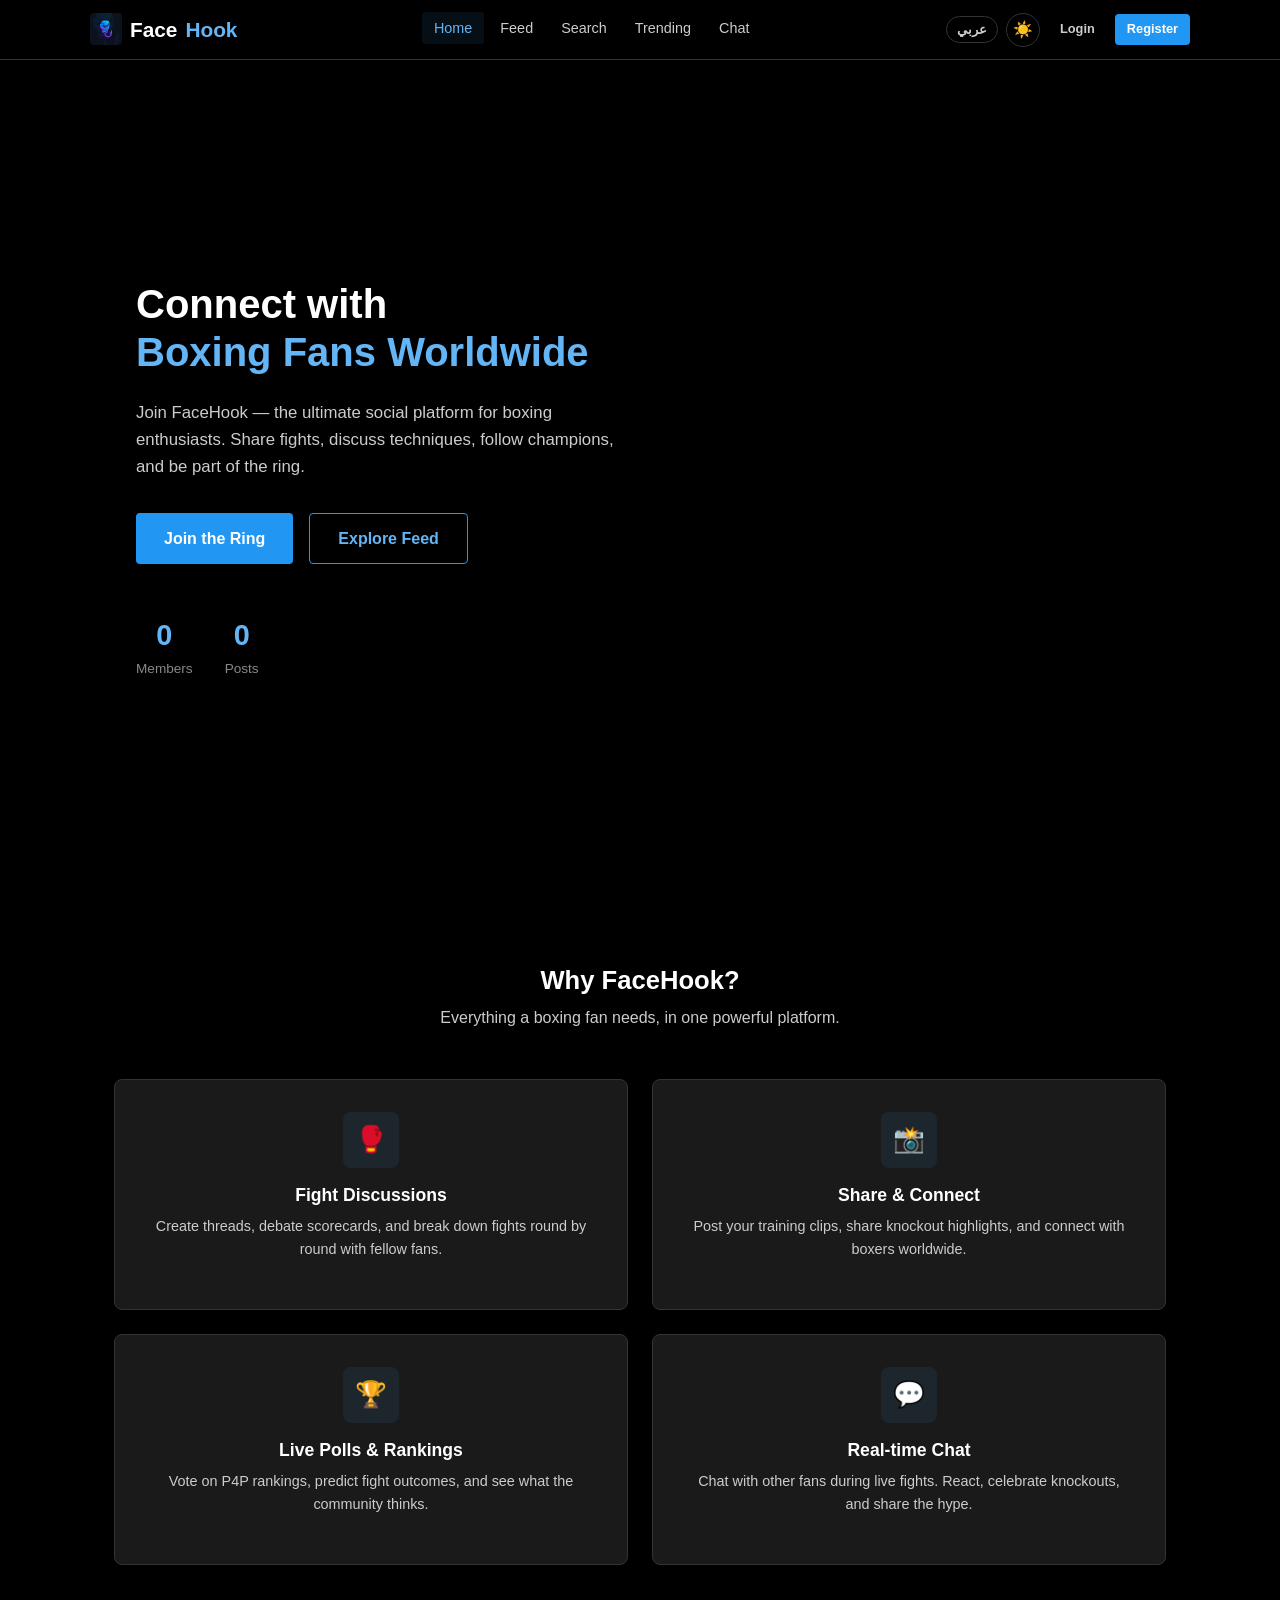
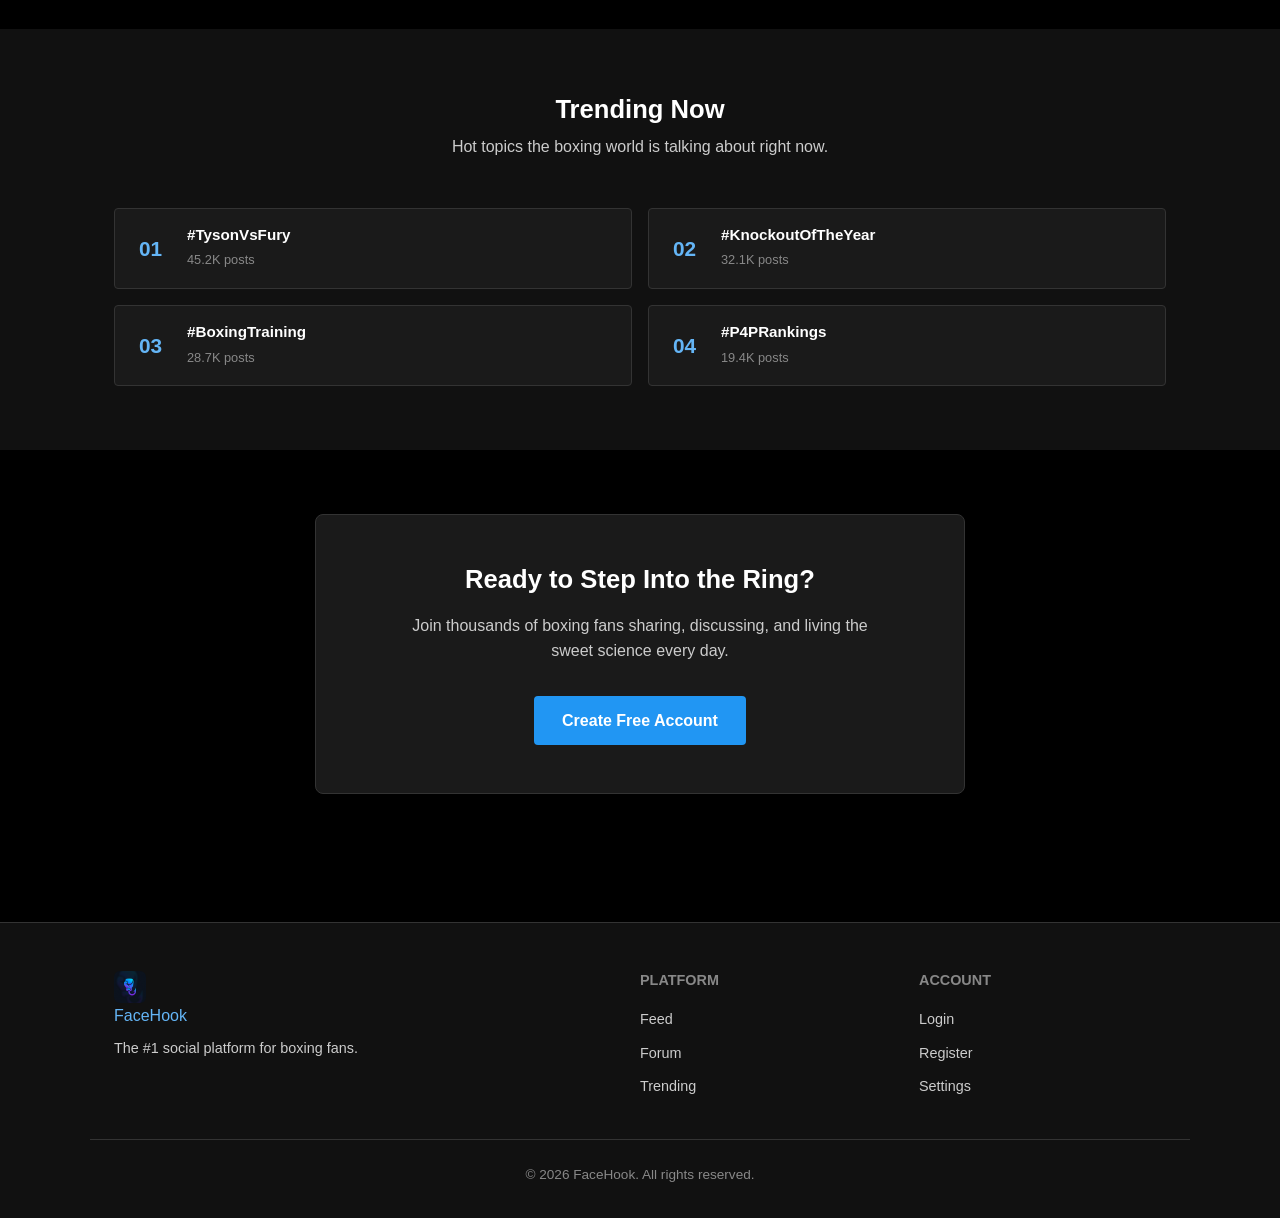
<file: FaceHook/index.html>
<!DOCTYPE html>
<html lang="en" data-theme="dark">

<head>
  <meta charset="UTF-8">
  <meta name="viewport" content="width=device-width, initial-scale=1.0">
  <meta name="description"
    content="FaceHook — The ultimate social media forum for boxing fans. Connect, share, and discuss everything about the sweet science.">
  <title>FaceHook — Boxing Social Forum</title>
  <link rel="stylesheet" href="css/global.css">
  <link rel="stylesheet" href="css/themes.css">
  <link rel="stylesheet" href="css/components.css">
  <link rel="stylesheet" href="css/home.css">
  <link rel="icon" href="assets/images/logo.png" type="image/png">
</head>

<body>

  <!-- NAVBAR -->
  <nav class="navbar" id="main-navbar">
    <div class="nav-container">
      <a href="index.html" class="nav-logo">
        <img src="assets/images/logo.png" alt="FaceHook Logo">
        <span>Face</span><span class="logo-hook">Hook</span>
      </a>
      <ul class="nav-links" id="nav-links">
        <li><a href="index.html" class="active" data-en="Home" data-ar="الرئيسية">Home</a></li>
        <li><a href="pages/feed.html" data-en="Feed" data-ar="المنشورات">Feed</a></li>
        <li><a href="pages/search.html" data-en="Search" data-ar="بحث">Search</a></li>
        <li><a href="pages/trending.html" data-en="Trending" data-ar="رائج">Trending</a></li>
        <li><a href="pages/chat.html" data-en="Chat" data-ar="محادثة">Chat</a></li>
      </ul>
      <div class="nav-actions">
        <button class="lang-toggle" id="lang-toggle" aria-label="Toggle language">عربي</button>
        <button class="theme-toggle" id="theme-toggle" aria-label="Toggle theme">
          <span class="icon-sun">☀️</span>
          <span class="icon-moon">🌙</span>
        </button>
        <button class="nav-hamburger" id="nav-hamburger" aria-label="Menu">
          <span>☰</span>
        </button>
      </div>
    </div>
  </nav>

  <!-- PAGE WRAPPER -->
  <div class="page-wrapper">

    <!-- HERO SECTION -->
    <section class="hero" id="hero-section">
      <div class="hero-content">
        <!-- Left: Text -->
        <div class="hero-text">
          <h1>
            <span data-en="Connect with" data-ar="تواصل مع">Connect with</span><br>
            <span class="gradient-text" data-en="Boxing Fans Worldwide" data-ar="عشاق الملاكمة حول العالم">Boxing Fans
              Worldwide</span>
          </h1>
          <p data-en="Join FaceHook — the ultimate social platform for boxing enthusiasts. Share fights, discuss techniques, follow champions, and be part of the ring."
            data-ar="انضم إلى فيس هوك — المنصة الاجتماعية المثالية لعشاق الملاكمة. شارك المباريات، ناقش التقنيات، تابع الأبطال.">
            Join FaceHook — the ultimate social platform for boxing enthusiasts. Share fights, discuss techniques,
            follow champions, and be part of the ring.
          </p>
          <div class="hero-buttons">
            <a href="pages/register.html" class="btn btn-primary btn-lg" data-en="Join the Ring"
              data-ar="انضم للحلبة">Join the Ring</a>
            <a href="pages/feed.html" class="btn btn-secondary btn-lg" data-en="Explore Feed"
              data-ar="تصفح المنشورات">Explore Feed</a>
          </div>
          <!-- Stats -->
          <div class="hero-stats">
            <div class="hero-stat">
              <div class="stat-number" id="hero-stat-users">0</div>
              <div class="stat-label" data-en="Members" data-ar="أعضاء">Members</div>
            </div>
            <div class="hero-stat">
              <div class="stat-number" id="hero-stat-posts">0</div>
              <div class="stat-label" data-en="Posts" data-ar="منشورات">Posts</div>
            </div>
          </div>
        </div>


      </div>
    </section>

    <!-- FEATURES SECTION -->
    <section class="features-section" id="features-section">
      <div class="container">
        <div class="section-header">
          <h2 data-en="Why FaceHook?" data-ar="لماذا فيس هوك؟">Why FaceHook?</h2>
          <p data-en="Everything a boxing fan needs, in one powerful platform."
            data-ar="كل ما يحتاجه عشاق الملاكمة في منصة واحدة.">Everything a boxing fan needs, in one powerful platform.
          </p>
        </div>
        <div class="features-grid stagger-children">
          <div class="card feature-card">
            <div class="feature-icon">🥊</div>
            <h3 data-en="Fight Discussions" data-ar="نقاشات المباريات">Fight Discussions</h3>
            <p data-en="Create threads, debate scorecards, and break down fights round by round with fellow fans."
              data-ar="أنشئ مواضيع وناقش بطاقات النتائج وحلل المباريات جولة بجولة.">Create threads, debate scorecards,
              and break down fights round by round with fellow fans.</p>
          </div>
          <div class="card feature-card">
            <div class="feature-icon">📸</div>
            <h3 data-en="Share & Connect" data-ar="شارك وتواصل">Share & Connect</h3>
            <p data-en="Post your training clips, share knockout highlights, and connect with boxers worldwide."
              data-ar="انشر مقاطع تدريبك وشارك لحظات الضربة القاضية وتواصل مع الملاكمين.">Post your training clips,
              share knockout highlights, and connect with boxers worldwide.</p>
          </div>
          <div class="card feature-card">
            <div class="feature-icon">🏆</div>
            <h3 data-en="Live Polls & Rankings" data-ar="استطلاعات وتصنيفات">Live Polls & Rankings</h3>
            <p data-en="Vote on P4P rankings, predict fight outcomes, and see what the community thinks."
              data-ar="صوت على تصنيفات P4P وتوقع نتائج المباريات.">Vote on P4P rankings, predict fight outcomes, and see
              what the community thinks.</p>
          </div>
          <div class="card feature-card">
            <div class="feature-icon">💬</div>
            <h3 data-en="Real-time Chat" data-ar="دردشة مباشرة">Real-time Chat</h3>
            <p data-en="Chat with other fans during live fights. React, celebrate knockouts, and share the hype."
              data-ar="تحدث مع المشجعين أثناء المباريات المباشرة.">Chat with other fans during live fights. React,
              celebrate knockouts, and share the hype.</p>
          </div>
        </div>
      </div>
    </section>

    <!-- TRENDING PREVIEW -->
    <section class="trending-section" id="trending-preview">
      <div class="container">
        <div class="section-header">
          <h2 data-en="Trending Now" data-ar="الأكثر رواجاً">Trending Now</h2>
          <p data-en="Hot topics the boxing world is talking about right now."
            data-ar="أهم المواضيع في عالم الملاكمة الآن.">Hot topics the boxing world is talking about right now.</p>
        </div>
        <div class="trending-list">
          <div class="trending-item">
            <span class="trend-rank">01</span>
            <div class="trend-info">
              <h4>#TysonVsFury</h4><span>45.2K posts</span>
            </div>
          </div>
          <div class="trending-item">
            <span class="trend-rank">02</span>
            <div class="trend-info">
              <h4>#KnockoutOfTheYear</h4><span>32.1K posts</span>
            </div>
          </div>
          <div class="trending-item">
            <span class="trend-rank">03</span>
            <div class="trend-info">
              <h4>#BoxingTraining</h4><span>28.7K posts</span>
            </div>
          </div>
          <div class="trending-item">
            <span class="trend-rank">04</span>
            <div class="trend-info">
              <h4>#P4PRankings</h4><span>19.4K posts</span>
            </div>
          </div>
        </div>
      </div>
    </section>

    <!-- CTA SECTION -->
    <section class="cta-section" id="cta-section">
      <div class="container">
        <div class="cta-box">
          <h2 data-en="Ready to Step Into the Ring?" data-ar="مستعد لدخول الحلبة؟">Ready to Step Into the Ring?</h2>
          <p data-en="Join thousands of boxing fans sharing, discussing, and living the sweet science every day."
            data-ar="انضم إلى آلاف عشاق الملاكمة.">Join thousands of boxing fans sharing, discussing, and living the
            sweet science every day.</p>
          <a href="pages/register.html" class="btn btn-primary btn-lg" data-en="Create Free Account"
            data-ar="إنشاء حساب مجاني">Create Free Account</a>
        </div>
      </div>
    </section>

    <!-- FOOTER -->
    <footer class="footer" id="main-footer">
      <div class="footer-grid">
        <div class="footer-brand">
          <a href="index.html" class="nav-logo">
            <img src="assets/images/logo.png" alt="FaceHook" style="width:32px;height:32px;border-radius:6px;">
            <span>Face</span><span class="logo-hook">Hook</span>
          </a>
          <p data-en="The #1 social platform for boxing fans." data-ar="المنصة الاجتماعية الأولى لعشاق الملاكمة.">The #1
            social platform for boxing fans.</p>
        </div>
        <div>
          <h4 data-en="Platform" data-ar="المنصة">Platform</h4>
          <ul>
            <li><a href="pages/feed.html">Feed</a></li>
            <li><a href="pages/forum.html">Forum</a></li>
            <li><a href="pages/trending.html">Trending</a></li>
          </ul>
        </div>
        <div>
          <h4 data-en="Account" data-ar="الحساب">Account</h4>
          <ul>
            <li><a href="pages/login.html">Login</a></li>
            <li><a href="pages/register.html">Register</a></li>
            <li><a href="pages/settings.html">Settings</a></li>
          </ul>
        </div>
      </div>
      <div class="footer-bottom">
        <span>&copy; 2026 FaceHook. All rights reserved.</span>
      </div>
    </footer>

  </div><!-- /page-wrapper -->

  <!-- JS -->
  <script src="js/data.js"></script>
  <script src="js/app.js"></script>
  <script>
    document.addEventListener("DOMContentLoaded", function () {
      var stats = getStats();
      var usersEl = document.getElementById("hero-stat-users");
      var postsEl = document.getElementById("hero-stat-posts");
      var threadsEl = document.getElementById("hero-stat-threads");
      if (usersEl) usersEl.textContent = stats.totalUsers;
      if (postsEl) postsEl.textContent = stats.totalPosts;
      if (threadsEl) threadsEl.textContent = stats.totalThreads;
    });
  </script>
</body>

</html>
</file>
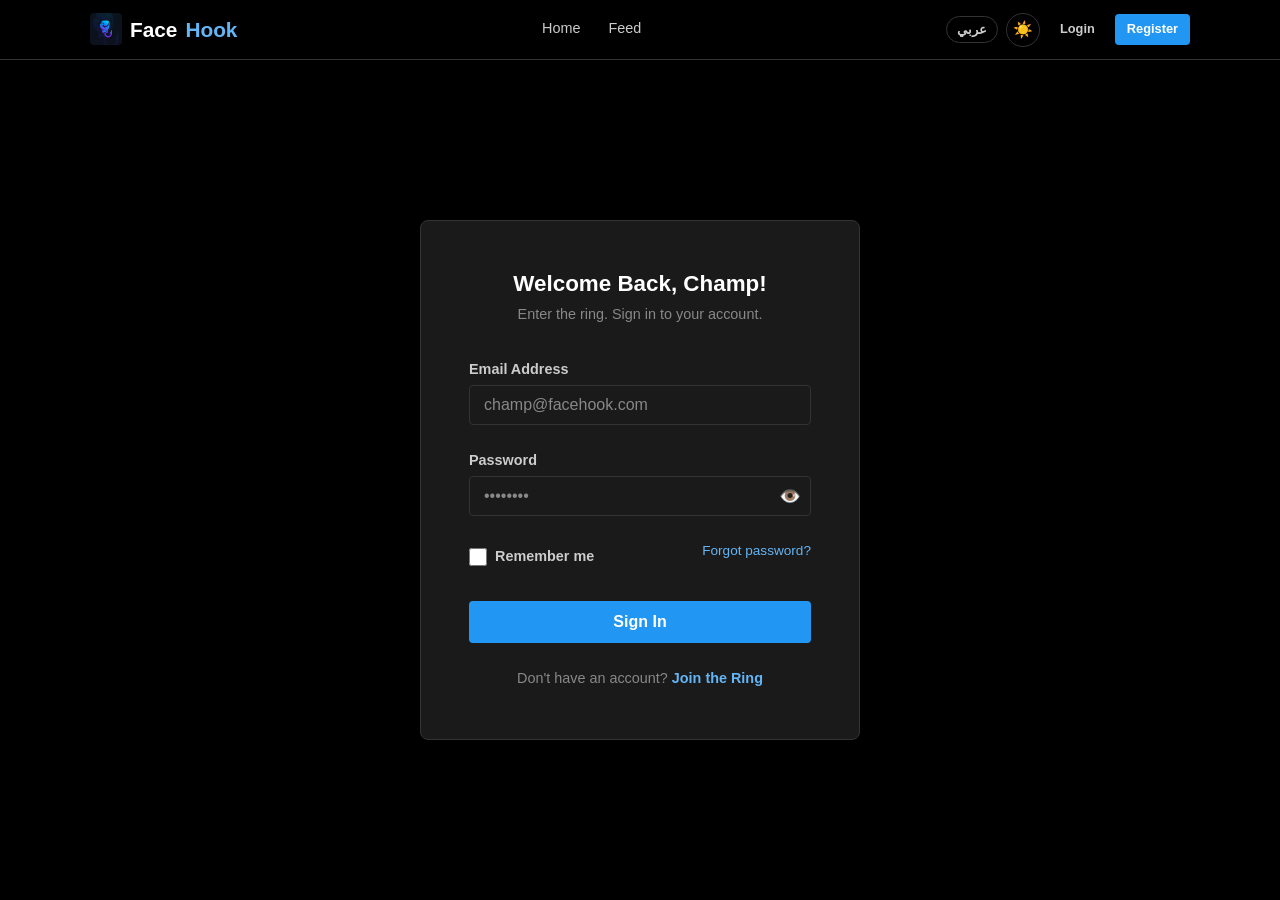
<file: FaceHook/pages/admin.html>
<!DOCTYPE html>
<html lang="en" data-theme="dark">
<head>
  <meta charset="UTF-8">
  <meta name="viewport" content="width=device-width, initial-scale=1.0">
  <meta name="description" content="FaceHook Admin Panel — Manage users, content, and site statistics.">
  <title>Admin Panel — FaceHook</title>
  <link rel="stylesheet" href="../css/global.css">
  <link rel="stylesheet" href="../css/themes.css">
  <link rel="stylesheet" href="../css/components.css">
  <link rel="stylesheet" href="../css/dashboard.css">
  <link rel="icon" href="../assets/images/logo.png" type="image/png">
</head>
<body>
  <nav class="navbar">
    <div class="nav-container">
      <a href="../index.html" class="nav-logo">
        <img src="../assets/images/logo.png" alt="FaceHook">
        <span>Face</span><span class="logo-hook">Hook</span>
      </a>
      <ul class="nav-links" id="nav-links">
        <li><a href="../index.html">Home</a></li>
        <li><a href="feed.html">Feed</a></li>
        <li><a href="dashboard.html">Dashboard</a></li>
      </ul>
      <div class="nav-actions">
        <button class="lang-toggle">عربي</button>
        <button class="theme-toggle"><span class="icon-sun">☀️</span><span class="icon-moon">🌙</span></button>
        <button class="nav-hamburger"><span>☰</span></button>
      </div>
    </div>
  </nav>

  <div class="page-wrapper">
    <div class="dashboard-page">
      <div class="dashboard-header">
        <div>
          <h1>🛡️ Admin Panel</h1>
          <p class="text-muted">Manage users, moderate content, and view site statistics.</p>
        </div>
        <a href="dashboard.html" class="btn btn-secondary">← Back to Dashboard</a>
      </div>

      <!-- Admin Stats -->
      <div class="stats-grid stagger-children" id="admin-stats">
        <div class="stat-card"><div class="stat-icon">👥</div><div class="stat-value" data-target="0">0</div><div class="stat-label">Total Users</div></div>
        <div class="stat-card"><div class="stat-icon">📝</div><div class="stat-value" data-target="0">0</div><div class="stat-label">Total Posts</div></div>
        <div class="stat-card"><div class="stat-icon">💬</div><div class="stat-value" data-target="0">0</div><div class="stat-label">Total Threads</div></div>
        <div class="stat-card"><div class="stat-icon">🚩</div><div class="stat-value" data-target="0">0</div><div class="stat-label">Reports</div></div>
      </div>

      <!-- User Management Table -->
      <div class="card pad-xl mb-xl">
        <h3 class="mb-lg">👥 User Management</h3>
        <div style="overflow-x:auto;">
          <table class="admin-table">
            <thead><tr><th>ID</th><th>User</th><th>Email</th><th>Weight Class</th><th>Posts</th><th>Status</th><th>Role</th><th>Actions</th></tr></thead>
            <tbody id="admin-users-body">
              <tr><td colspan="8" class="text-center text-muted">No users registered yet.</td></tr>
            </tbody>
          </table>
        </div>
      </div>

      <!-- All Posts Management -->
      <div class="card pad-xl mb-xl">
        <h3 class="mb-lg">📝 All Posts</h3>
        <div id="admin-posts">
          <p class="text-center text-muted pad-lg">No posts yet.</p>
        </div>
      </div>

      <!-- Reports -->
      <div class="card pad-xl">
        <h3 class="mb-lg">🚩 Reports</h3>
        <div id="admin-reports">
          <p class="text-center text-muted pad-lg">No reports submitted yet.</p>
        </div>
      </div>
    </div>
  </div>

  <script src="../js/data.js"></script>
  <script src="../js/app.js"></script>
  <script src="../js/dashboard.js"></script>
  <script>
    function renderAdminPage() {
      if (!requireAuth()) return;

      var currentUser = getCurrentUser();
      var stats = getStats();

      // Update stat cards
      var adminStats = document.querySelectorAll("#admin-stats .stat-value");
      if (adminStats.length >= 4) {
        adminStats[0].setAttribute("data-target", stats.totalUsers);
        adminStats[0].textContent = stats.totalUsers;
        adminStats[1].setAttribute("data-target", stats.totalPosts);
        adminStats[1].textContent = stats.totalPosts;
        adminStats[2].setAttribute("data-target", stats.totalThreads);
        adminStats[2].textContent = stats.totalThreads;
        adminStats[3].setAttribute("data-target", stats.pendingReports);
        adminStats[3].textContent = stats.pendingReports;
      }

      // Render Users Table
      var usersBody = document.getElementById("admin-users-body");
      var users = getUsers();
      if (usersBody) {
        if (users.length === 0) {
          usersBody.innerHTML = '<tr><td colspan="8" class="text-center text-muted">No users registered yet.</td></tr>';
        } else {
          var html = "";
          for (var i = 0; i < users.length; i++) {
            var u = users[i];
            var isMe = currentUser && u.id === currentUser.id;
            var postCount = getUserPosts(u.id).length;
            var statusClass = u.banned ? "badge-danger" : "badge-success";
            var statusText = u.banned ? "Banned" : "Active";
            var roleClass = u.role === "admin" ? "badge-warning" : "badge-primary";

            html += "<tr>";
            html += "<td>#" + u.id.slice(-4) + "</td>";
            html += "<td><strong>" + u.firstName + " " + u.lastName + "</strong><br><small class='text-muted'>@" + u.username + "</small></td>";
            html += "<td>" + u.email + "</td>";
            html += "<td>" + (u.weightClass || "—") + "</td>";
            html += "<td>" + postCount + "</td>";
            html += '<td><span class="badge ' + statusClass + '" onclick="toggleUserStatus(\'' + u.id + '\',this)" style="cursor:pointer;">' + statusText + "</span></td>";
            html += '<td><span class="badge ' + roleClass + '">' + u.role + "</span></td>";
            if (isMe) {
              html += '<td><span class="text-muted">You</span></td>';
            } else {
              html += '<td><button class="btn btn-danger btn-sm" onclick="adminDeleteUser(\'' + u.id + '\')">🗑️ Delete</button></td>';
            }
            html += "</tr>";
          }
          usersBody.innerHTML = html;
        }
      }

      // Render All Posts
      var postsContainer = document.getElementById("admin-posts");
      var posts = getPosts();
      if (postsContainer) {
        if (posts.length === 0) {
          postsContainer.innerHTML = '<p class="text-center text-muted pad-lg">No posts yet.</p>';
        } else {
          var postHtml = '<div style="overflow-x:auto;"><table class="admin-table">';
          postHtml += "<thead><tr><th>ID</th><th>Author</th><th>Content</th><th>Likes</th><th>Comments</th><th>Date</th><th>Actions</th></tr></thead><tbody>";
          for (var j = 0; j < posts.length; j++) {
            var p = posts[j];
            var author = getUserById(p.authorId);
            var authorName = author ? author.firstName + " " + author.lastName : "Deleted User";
            var preview = p.content.length > 60 ? p.content.substring(0, 60) + "..." : p.content;
            postHtml += "<tr>";
            postHtml += "<td>#" + p.id.slice(-4) + "</td>";
            postHtml += "<td><strong>" + authorName + "</strong></td>";
            postHtml += "<td>" + preview + "</td>";
            postHtml += "<td>❤️ " + p.likes.length + "</td>";
            postHtml += "<td>💬 " + p.comments.length + "</td>";
            postHtml += "<td>" + timeAgo(p.createdAt) + "</td>";
            postHtml += '<td><button class="btn btn-danger btn-sm" onclick="adminDeletePost(\'' + p.id + '\')">🗑️</button></td>';
            postHtml += "</tr>";
          }
          postHtml += "</tbody></table></div>";
          postsContainer.innerHTML = postHtml;
        }
      }

      // Render Reports
      var reportsContainer = document.getElementById("admin-reports");
      var reports = getReports();
      if (reportsContainer) {
        if (reports.length === 0) {
          reportsContainer.innerHTML = '<p class="text-center text-muted pad-lg">No reports submitted yet.</p>';
        } else {
          var reportHtml = '<div style="overflow-x:auto;"><table class="admin-table">';
          reportHtml += "<thead><tr><th>Report</th><th>Type</th><th>Reason</th><th>Date</th><th>Actions</th></tr></thead><tbody>";
          for (var k = 0; k < reports.length; k++) {
            var r = reports[k];
            reportHtml += '<tr id="report-' + r.id + '">';
            reportHtml += "<td>#" + r.id.slice(-4) + "</td>";
            reportHtml += "<td>" + r.targetType + "</td>";
            reportHtml += "<td>" + r.reason + "</td>";
            reportHtml += "<td>" + new Date(r.createdAt).toLocaleDateString() + "</td>";
            reportHtml += '<td><button class="btn btn-danger btn-sm" onclick="deleteContent(\'' + r.id + '\',document.getElementById(\'report-' + r.id + '\'))">✕ Resolve</button></td>';
            reportHtml += "</tr>";
          }
          reportHtml += "</tbody></table></div>";
          reportsContainer.innerHTML = reportHtml;
        }
      }
    }

    document.addEventListener("DOMContentLoaded", function() {
      renderAdminPage();
      animateStats();
    });
  </script>
</body>
</html>
</file>
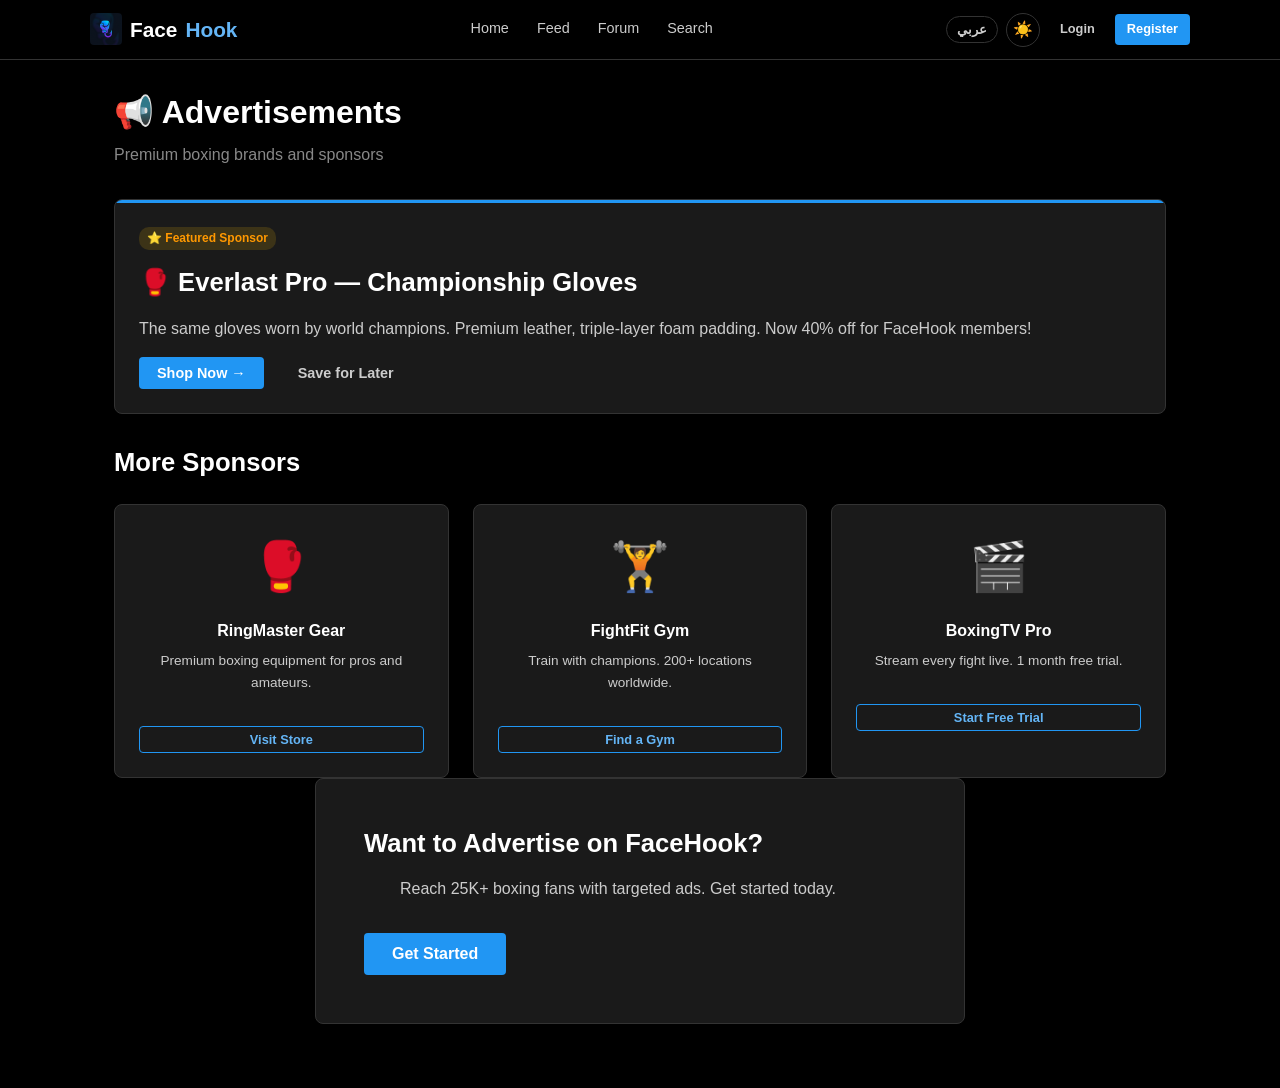
<file: FaceHook/pages/ads.html>
<!DOCTYPE html>
<html lang="en" data-theme="dark">
<head>
  <meta charset="UTF-8">
  <meta name="viewport" content="width=device-width, initial-scale=1.0">
  <meta name="description" content="FaceHook Advertisements — Promote your boxing brand, gym, or gear.">
  <title>Advertisements — FaceHook</title>
  <link rel="stylesheet" href="../css/global.css">
  <link rel="stylesheet" href="../css/themes.css">
  <link rel="stylesheet" href="../css/components.css">
  <link rel="stylesheet" href="../css/home.css">
  <link rel="icon" href="../assets/images/logo.png" type="image/png">
</head>
<body>
  <nav class="navbar">
    <div class="nav-container">
      <a href="../index.html" class="nav-logo">
        <img src="../assets/images/logo.png" alt="FaceHook">
        <span>Face</span><span class="logo-hook">Hook</span>
      </a>
      <ul class="nav-links" id="nav-links">
        <li><a href="../index.html">Home</a></li>
        <li><a href="feed.html">Feed</a></li>
        <li><a href="forum.html">Forum</a></li>
        <li><a href="search.html">Search</a></li>
      </ul>
      <div class="nav-actions">
        <button class="lang-toggle">عربي</button>
        <button class="theme-toggle"><span class="icon-sun">☀️</span><span class="icon-moon">🌙</span></button>
        <button class="nav-hamburger"><span>☰</span></button>
      </div>
    </div>
  </nav>

  <div class="page-wrapper">
    <div class="container pt-xl pb-3xl">
      <h1 class="mb-sm" data-en="📢 Advertisements" data-ar="📢 الإعلانات">📢 Advertisements</h1>
      <p class="text-muted mb-xl">Premium boxing brands and sponsors</p>

      <!-- Featured Ad -->
      <div class="card pad-xl mb-xl" style="position:relative;overflow:hidden;">
        <div style="position:absolute;top:0;left:0;right:0;height:3px;background:var(--primary);"></div>
        <span class="badge badge-warning mb-md" style="display:inline-block;">⭐ Featured Sponsor</span>
        <h2 class="mb-md">🥊 Everlast Pro — Championship Gloves</h2>
        <p>The same gloves worn by world champions. Premium leather, triple-layer foam padding. Now 40% off for FaceHook members!</p>
        <div class="flex gap-md mt-md flex-wrap">
          <button class="btn btn-primary" onclick="Toast.show('Redirecting to Everlast...','info');">Shop Now →</button>
          <button class="btn btn-ghost" onclick="Toast.show('Ad details saved!','success');">Save for Later</button>
        </div>
      </div>

      <!-- Ad Grid -->
      <h2 class="mb-lg">More Sponsors</h2>
      <div class="grid gap-lg" style="grid-template-columns:repeat(3,1fr);">
        <div class="card pad-lg text-center">
          <div style="font-size:3rem;" class="mb-md">🥊</div>
          <h3 class="mb-sm" style="font-size:1rem;">RingMaster Gear</h3>
          <p style="font-size:0.85rem;">Premium boxing equipment for pros and amateurs.</p>
          <button class="btn btn-secondary btn-sm btn-full mt-md" onclick="Toast.show('Visiting RingMaster...','info');">Visit Store</button>
        </div>
        <div class="card pad-lg text-center">
          <div style="font-size:3rem;" class="mb-md">🏋️</div>
          <h3 class="mb-sm" style="font-size:1rem;">FightFit Gym</h3>
          <p style="font-size:0.85rem;">Train with champions. 200+ locations worldwide.</p>
          <button class="btn btn-secondary btn-sm btn-full mt-md" onclick="Toast.show('Finding nearest gym...','info');">Find a Gym</button>
        </div>
        <div class="card pad-lg text-center">
          <div style="font-size:3rem;" class="mb-md">🎬</div>
          <h3 class="mb-sm" style="font-size:1rem;">BoxingTV Pro</h3>
          <p style="font-size:0.85rem;">Stream every fight live. 1 month free trial.</p>
          <button class="btn btn-secondary btn-sm btn-full mt-md" onclick="Toast.show('Starting free trial...','info');">Start Free Trial</button>
        </div>
      </div>

      <!-- Advertise CTA -->
      <div class="cta-box mt-3xl">
        <h2>Want to Advertise on FaceHook?</h2>
        <p>Reach 25K+ boxing fans with targeted ads. Get started today.</p>
        <button class="btn btn-primary btn-lg" onclick="Toast.show('Contact form opening...','info');">Get Started</button>
      </div>
    </div>
  </div>

  <script src="../js/data.js"></script>
  <script src="../js/app.js"></script>
</body>
</html>
</file>
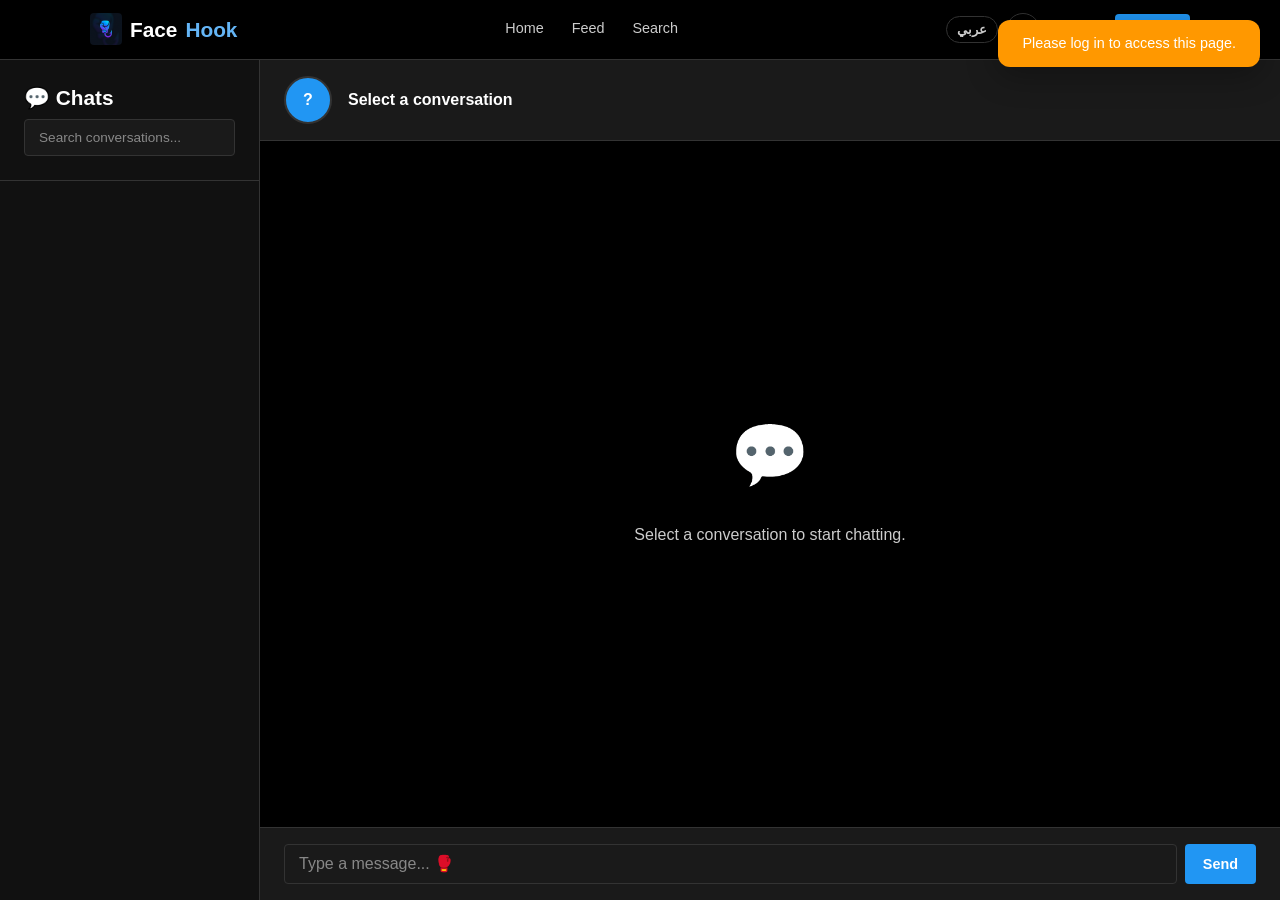
<file: FaceHook/pages/chat.html>
<!DOCTYPE html>
<html lang="en" data-theme="dark">
<head>
  <meta charset="UTF-8">
  <meta name="viewport" content="width=device-width, initial-scale=1.0">
  <meta name="description" content="Chat with boxing fans on FaceHook.">
  <title>Chat — FaceHook</title>
  <link rel="stylesheet" href="../css/global.css">
  <link rel="stylesheet" href="../css/themes.css">
  <link rel="stylesheet" href="../css/components.css">
  <link rel="stylesheet" href="../css/chat.css">
  <link rel="icon" href="../assets/images/logo.png" type="image/png">
</head>
<body>
  <nav class="navbar">
    <div class="nav-container">
      <a href="../index.html" class="nav-logo">
        <img src="../assets/images/logo.png" alt="FaceHook">
        <span>Face</span><span class="logo-hook">Hook</span>
      </a>
      <ul class="nav-links" id="nav-links">
        <li><a href="../index.html">Home</a></li>
        <li><a href="feed.html">Feed</a></li>
        <li><a href="search.html">Search</a></li>
      </ul>
      <div class="nav-actions">
        <button class="lang-toggle">عربي</button>
        <button class="theme-toggle"><span class="icon-sun">☀️</span><span class="icon-moon">🌙</span></button>
        <button class="nav-hamburger"><span>☰</span></button>
      </div>
    </div>
  </nav>

  <div class="page-wrapper">
    <div class="chat-layout">
      <div class="chat-sidebar">
        <div class="chat-sidebar-header">
          <h3 class="mb-sm">💬 Chats</h3>
          <input type="text" placeholder="Search conversations...">
        </div>
        <div id="chat-contacts"></div>
      </div>
      <div class="chat-main">
        <div class="chat-header">
          <div class="avatar avatar-md full-center" id="chat-header-avatar"
               style="background:var(--primary);color:white;min-width:48px;font-weight:700;">?</div>
          <div class="chat-user-info">
            <h4 id="chat-partner-name">Select a conversation</h4>
            <span id="chat-partner-status"></span>
          </div>
        </div>
        <div class="chat-messages" id="chat-messages">
          <div class="full-center" style="height:100%;color:var(--text-muted);">
            <div class="text-center">
              <div style="font-size:4rem;margin-bottom:var(--space-md);">💬</div>
              <p>Select a conversation to start chatting.</p>
            </div>
          </div>
        </div>
        <div class="chat-input-area">
          <input type="text" id="chat-input" placeholder="Type a message... 🥊">
          <button class="btn btn-primary" onclick="sendMessage()">Send</button>
        </div>
      </div>
    </div>
  </div>

  <script src="../js/data.js"></script>
  <script src="../js/app.js"></script>
  <script src="../js/chat.js"></script>
</body>
</html>
</file>
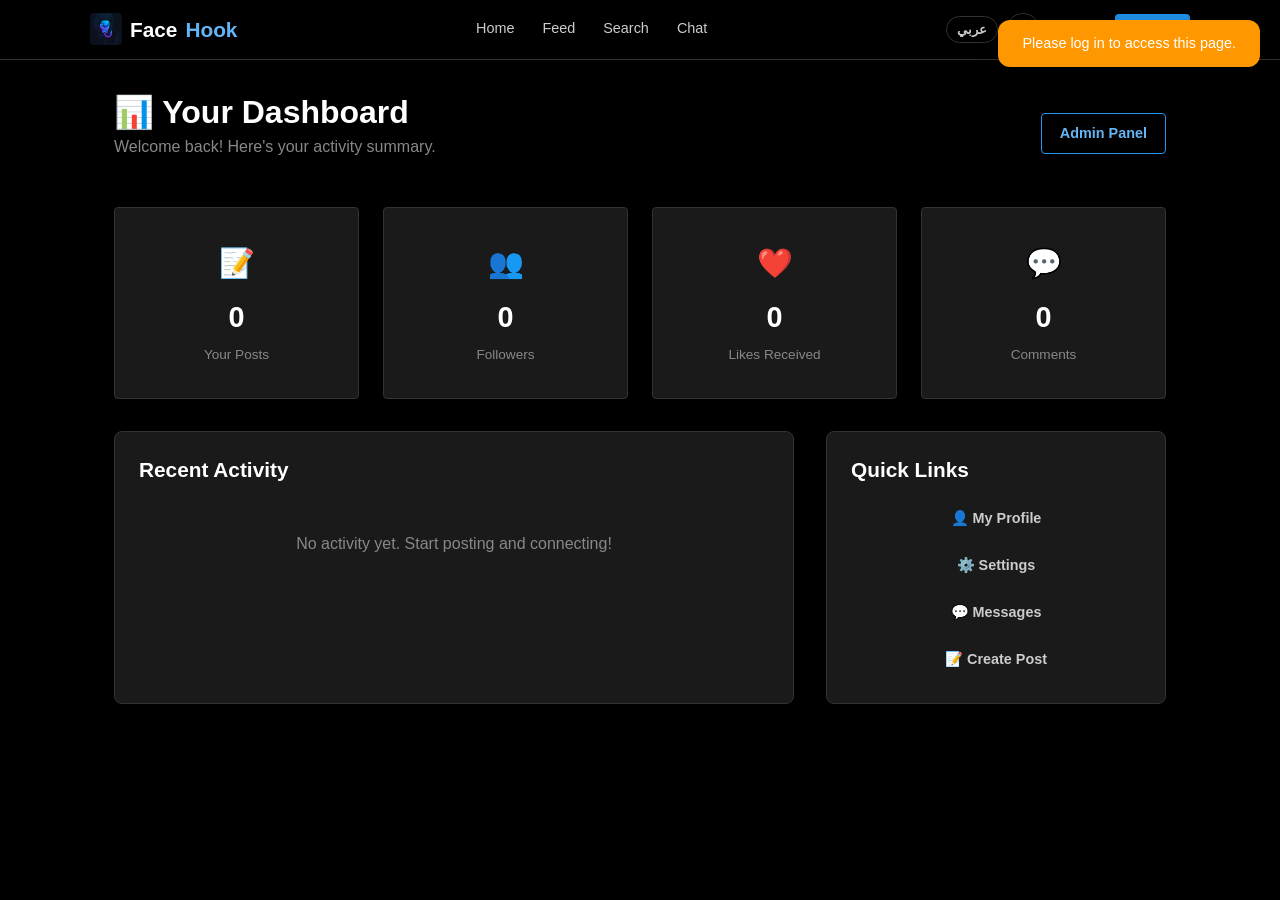
<file: FaceHook/pages/dashboard.html>
<!DOCTYPE html>
<html lang="en" data-theme="dark">
<head>
  <meta charset="UTF-8">
  <meta name="viewport" content="width=device-width, initial-scale=1.0">
  <meta name="description" content="Your FaceHook dashboard — stats, activity, and connections.">
  <title>Dashboard — FaceHook</title>
  <link rel="stylesheet" href="../css/global.css">
  <link rel="stylesheet" href="../css/themes.css">
  <link rel="stylesheet" href="../css/components.css">
  <link rel="stylesheet" href="../css/dashboard.css">
  <link rel="icon" href="../assets/images/logo.png" type="image/png">
</head>
<body>
  <nav class="navbar">
    <div class="nav-container">
      <a href="../index.html" class="nav-logo">
        <img src="../assets/images/logo.png" alt="FaceHook">
        <span>Face</span><span class="logo-hook">Hook</span>
      </a>
      <ul class="nav-links" id="nav-links">
        <li><a href="../index.html">Home</a></li>
        <li><a href="feed.html">Feed</a></li>
        <li><a href="search.html">Search</a></li>
        <li><a href="pages/chat.html">Chat</a></li>
      </ul>
      <div class="nav-actions">
        <button class="lang-toggle">عربي</button>
        <button class="theme-toggle"><span class="icon-sun">☀️</span><span class="icon-moon">🌙</span></button>
        <button class="nav-hamburger"><span>☰</span></button>
      </div>
    </div>
  </nav>

  <div class="page-wrapper">
    <div class="dashboard-page">
      <div class="dashboard-header">
        <div>
          <h1>📊 Your Dashboard</h1>
          <p class="text-muted">Welcome back! Here's your activity summary.</p>
        </div>
        <a href="admin.html" class="btn btn-secondary">Admin Panel</a>
      </div>

      <div class="stats-grid stagger-children">
        <div class="stat-card"><div class="stat-icon">📝</div><div class="stat-value" data-target="0">0</div><div class="stat-label">Your Posts</div></div>
        <div class="stat-card"><div class="stat-icon">👥</div><div class="stat-value" data-target="0">0</div><div class="stat-label">Followers</div></div>
        <div class="stat-card"><div class="stat-icon">❤️</div><div class="stat-value" data-target="0">0</div><div class="stat-label">Likes Received</div></div>
        <div class="stat-card"><div class="stat-icon">💬</div><div class="stat-value" data-target="0">0</div><div class="stat-label">Comments</div></div>
      </div>

      <div class="dashboard-grid">
        <div class="card pad-xl">
          <h3 class="mb-lg">Recent Activity</h3>
          <div class="activity-list" id="activity-list">
            <p class="text-center text-muted pad-lg">No activity yet. Start posting and connecting!</p>
          </div>
        </div>
        <div>
          <div class="card pad-xl">
            <h3 class="mb-md">Quick Links</h3>
            <div class="flex flex-col gap-sm">
              <a href="profile.html" class="btn btn-ghost">👤 My Profile</a>
              <a href="settings.html" class="btn btn-ghost">⚙️ Settings</a>
              <a href="chat.html" class="btn btn-ghost">💬 Messages</a>
              <a href="feed.html" class="btn btn-ghost">📝 Create Post</a>
            </div>
          </div>
        </div>
      </div>
    </div>
  </div>

  <script src="../js/data.js"></script>
  <script src="../js/app.js"></script>
  <script src="../js/dashboard.js"></script>
</body>
</html>
</file>
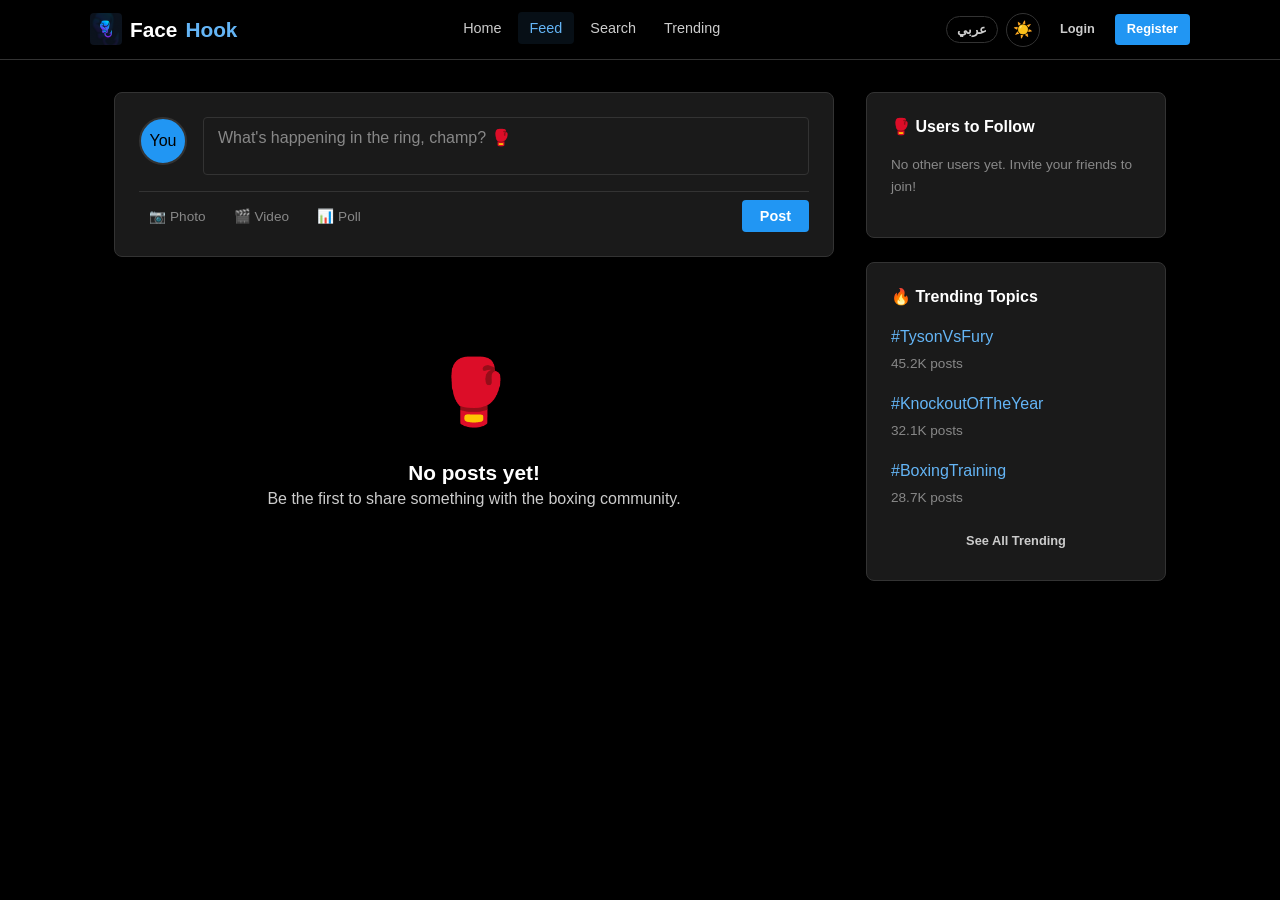
<file: FaceHook/pages/feed.html>
<!DOCTYPE html>
<html lang="en" data-theme="dark">
<head>
  <meta charset="UTF-8">
  <meta name="viewport" content="width=device-width, initial-scale=1.0">
  <meta name="description" content="FaceHook Feed — Share posts, knockout highlights, and connect with boxing fans.">
  <title>Feed — FaceHook</title>
  <link rel="stylesheet" href="../css/global.css">
  <link rel="stylesheet" href="../css/themes.css">
  <link rel="stylesheet" href="../css/components.css">
  <link rel="stylesheet" href="../css/feed.css">
  <link rel="icon" href="../assets/images/logo.png" type="image/png">
</head>
<body>

  <!-- NAVBAR -->
  <nav class="navbar">
    <div class="nav-container">
      <a href="../index.html" class="nav-logo">
        <img src="../assets/images/logo.png" alt="FaceHook Logo">
        <span>Face</span><span class="logo-hook">Hook</span>
      </a>
      <ul class="nav-links" id="nav-links">
        <li><a href="../index.html" data-en="Home" data-ar="الرئيسية">Home</a></li>
        <li><a href="feed.html" class="active" data-en="Feed" data-ar="المنشورات">Feed</a></li>
        <li><a href="search.html" data-en="Search" data-ar="بحث">Search</a></li>
        <li><a href="trending.html" data-en="Trending" data-ar="رائج">Trending</a></li>
      </ul>
      <div class="nav-actions">
        <button class="lang-toggle">عربي</button>
        <button class="theme-toggle" aria-label="Toggle theme">
          <span class="icon-sun">☀️</span>
          <span class="icon-moon">🌙</span>
        </button>
        <button class="nav-hamburger"><span>☰</span></button>
      </div>
    </div>
  </nav>

  <!-- PAGE -->
  <div class="page-wrapper">
    <div class="feed-layout">
      <!-- Main Feed -->
      <main class="feed-main">
        <!-- Post Creator -->
        <div class="post-creator">
          <div class="post-creator-top">
            <div class="avatar avatar-md full-center" style="background:var(--primary);color:var(--text-inverse);min-width:48px;">You</div>
            <textarea id="post-textarea" placeholder="What's happening in the ring, champ? 🥊"></textarea>
          </div>
          <div class="post-creator-actions">
            <div class="media-options">
              <button class="media-btn">📷 <span data-en="Photo" data-ar="صورة">Photo</span></button>
              <button class="media-btn">🎬 <span data-en="Video" data-ar="فيديو">Video</span></button>
              <button class="media-btn">📊 <span data-en="Poll" data-ar="استطلاع">Poll</span></button>
            </div>
            <button class="btn btn-primary" id="create-post-btn" data-en="Post" data-ar="نشر">Post</button>
          </div>
        </div>

        <!-- Posts Feed (rendered by JS) -->
        <div id="feed-posts"></div>
      </main>

      <!-- Sidebar -->
      <aside class="feed-sidebar">
        <!-- Suggested Users -->
        <div class="sidebar-card">
          <h3 data-en="🥊 Users to Follow" data-ar="🥊 مستخدمون للمتابعة">🥊 Users to Follow</h3>
          <div id="suggested-users">
            <p class="text-muted" style="font-size:0.85rem;">No other users yet. Invite your friends to join!</p>
          </div>
        </div>

        <!-- Trending -->
        <div class="sidebar-card">
          <h3 data-en="🔥 Trending Topics" data-ar="🔥 مواضيع رائجة">🔥 Trending Topics</h3>
          <ul style="list-style:none;padding:0;">
            <li class="mb-md"><a href="trending.html">#TysonVsFury</a><br><small class="text-muted">45.2K posts</small></li>
            <li class="mb-md"><a href="trending.html">#KnockoutOfTheYear</a><br><small class="text-muted">32.1K posts</small></li>
            <li class="mb-md"><a href="trending.html">#BoxingTraining</a><br><small class="text-muted">28.7K posts</small></li>
          </ul>
          <a href="trending.html" class="btn btn-ghost btn-sm btn-full" data-en="See All Trending" data-ar="عرض الكل">See All Trending</a>
        </div>
      </aside>
    </div>
  </div>

  <script src="../js/data.js"></script>
  <script src="../js/app.js"></script>
  <script src="../js/feed.js"></script>
</body>
</html>
</file>
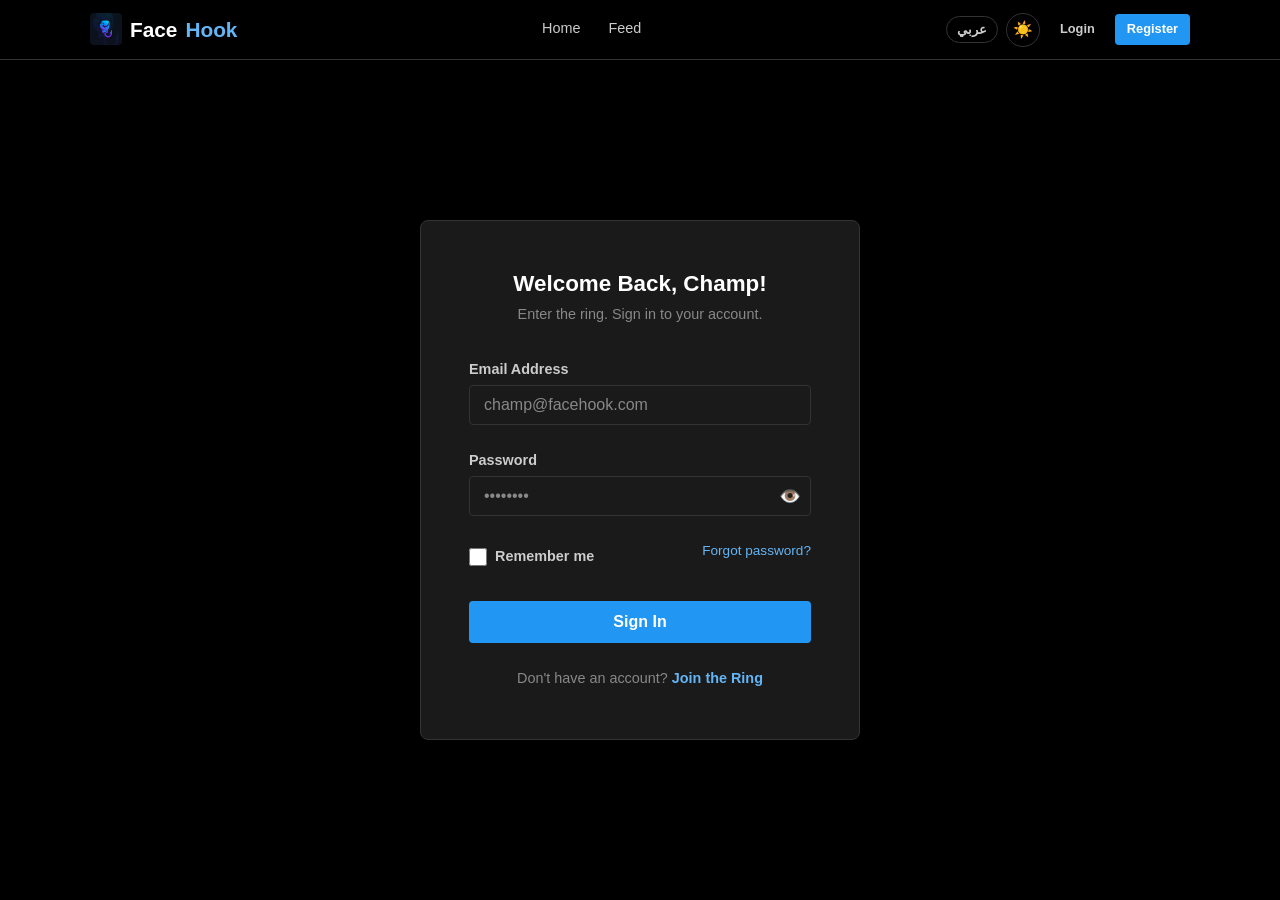
<file: FaceHook/pages/login.html>
<!DOCTYPE html>
<html lang="en" data-theme="dark">
<head>
  <meta charset="UTF-8">
  <meta name="viewport" content="width=device-width, initial-scale=1.0">
  <meta name="description" content="Login to FaceHook — Your boxing social community awaits.">
  <title>Login — FaceHook</title>
  <link rel="stylesheet" href="../css/global.css">
  <link rel="stylesheet" href="../css/themes.css">
  <link rel="stylesheet" href="../css/components.css">
  <link rel="stylesheet" href="../css/auth.css">
  <link rel="icon" href="../assets/images/logo.png" type="image/png">
</head>
<body>

  <!-- NAVBAR -->
  <nav class="navbar">
    <div class="nav-container">
      <a href="../index.html" class="nav-logo">
        <img src="../assets/images/logo.png" alt="FaceHook Logo">
        <span>Face</span><span class="logo-hook">Hook</span>
      </a>
      <ul class="nav-links" id="nav-links">
        <li><a href="../index.html" data-en="Home" data-ar="الرئيسية">Home</a></li>
        <li><a href="feed.html" data-en="Feed" data-ar="المنشورات">Feed</a></li>
      </ul>
      <div class="nav-actions">
        <button class="lang-toggle">عربي</button>
        <button class="theme-toggle" aria-label="Toggle theme">
          <span class="icon-sun">☀️</span>
          <span class="icon-moon">🌙</span>
        </button>
        <button class="nav-hamburger"><span>☰</span></button>
      </div>
    </div>
  </nav>

  <!-- AUTH PAGE -->
  <div class="page-wrapper">
    <div class="auth-page">
      <div class="auth-container animate-fade-in">
        <div class="auth-card">
          <!-- Header -->
          <div class="auth-header">
            <h1 data-en="Welcome Back, Champ!" data-ar="مرحباً بعودتك يا بطل!">Welcome Back, Champ!</h1>
            <p data-en="Enter the ring. Sign in to your account." data-ar="ادخل الحلبة. سجّل الدخول إلى حسابك.">Enter the ring. Sign in to your account.</p>
          </div>

          <!-- Login Form -->
          <form class="auth-form" id="login-form" novalidate>
            <div class="form-group">
              <label for="login-email" data-en="Email Address" data-ar="البريد الإلكتروني">Email Address</label>
              <input type="email" id="login-email" placeholder="champ@facehook.com" autocomplete="email">
              <span class="error-message"></span>
            </div>

            <div class="form-group">
              <label for="login-password" data-en="Password" data-ar="كلمة المرور">Password</label>
              <div class="password-wrapper">
                <input type="password" id="login-password" placeholder="••••••••" autocomplete="current-password">
                <button type="button" class="password-toggle" aria-label="Toggle password visibility">👁️</button>
              </div>
              <span class="error-message"></span>
            </div>

            <div class="remember-row">
              <label class="checkbox-group">
                <input type="checkbox" id="remember-me">
                <span data-en="Remember me" data-ar="تذكرني">Remember me</span>
              </label>
              <a href="#" class="forgot-link" data-en="Forgot password?" data-ar="نسيت كلمة المرور؟">Forgot password?</a>
            </div>

            <button type="submit" class="btn btn-primary btn-full btn-lg" data-en="Sign In" data-ar="تسجيل الدخول">Sign In</button>
          </form>

          <!-- Footer -->
          <div class="auth-footer">
            <span data-en="Don't have an account?" data-ar="ليس لديك حساب؟">Don't have an account?</span>
            <a href="register.html" data-en="Join the Ring" data-ar="انضم للحلبة">Join the Ring</a>
          </div>
        </div>
      </div>
    </div>
  </div>

  <script src="../js/data.js"></script>
  <script src="../js/app.js"></script>
  <script src="../js/auth.js"></script>
</body>
</html>
</file>
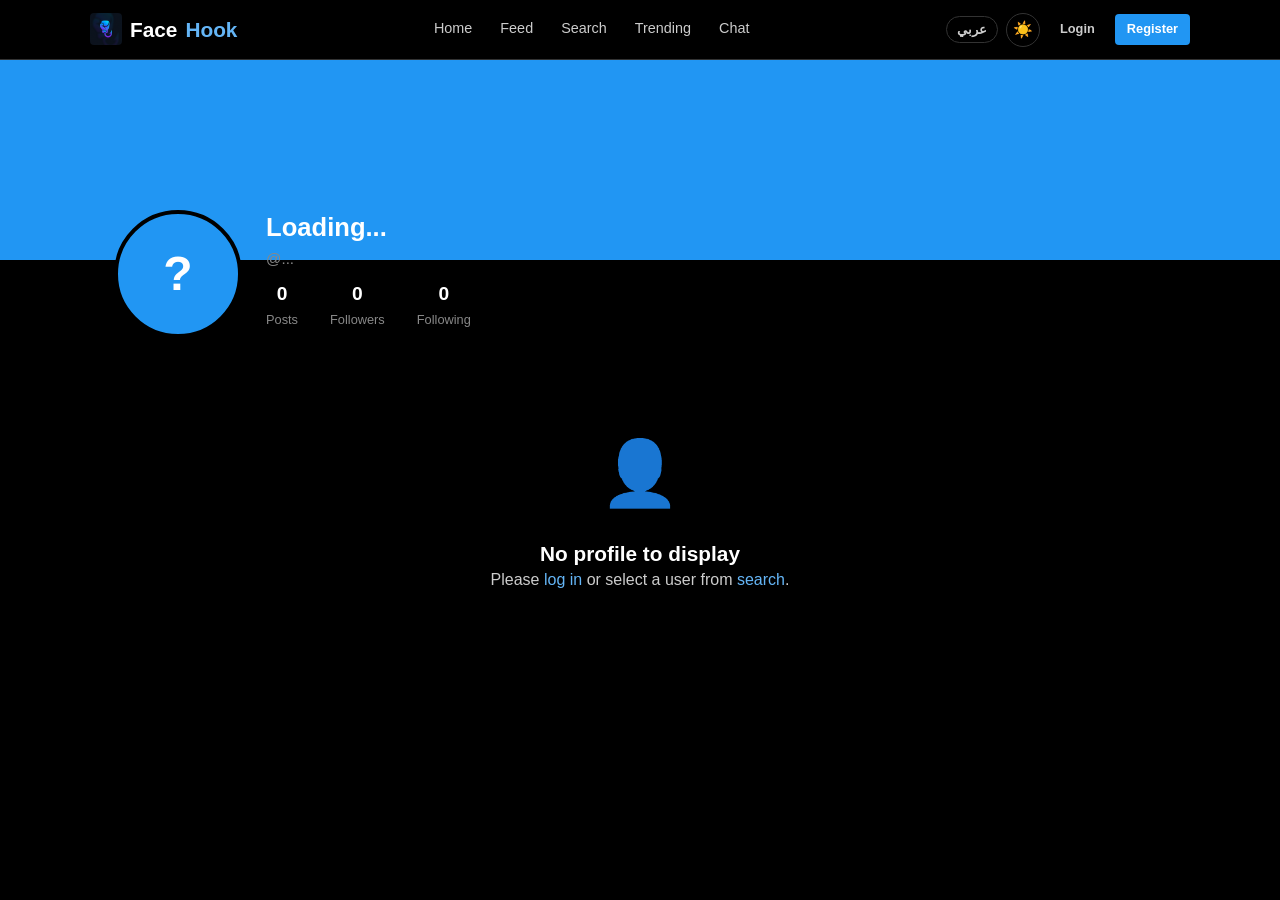
<file: FaceHook/pages/profile.html>
<!DOCTYPE html>
<html lang="en" data-theme="dark">
<head>
  <meta charset="UTF-8">
  <meta name="viewport" content="width=device-width, initial-scale=1.0">
  <meta name="description" content="User Profile on FaceHook — Follow, chat, and see posts.">
  <title>Profile — FaceHook</title>
  <link rel="stylesheet" href="../css/global.css">
  <link rel="stylesheet" href="../css/themes.css">
  <link rel="stylesheet" href="../css/components.css">
  <link rel="stylesheet" href="../css/profile.css">
  <link rel="stylesheet" href="../css/feed.css">
  <link rel="icon" href="../assets/images/logo.png" type="image/png">
</head>
<body>
  <nav class="navbar">
    <div class="nav-container">
      <a href="../index.html" class="nav-logo">
        <img src="../assets/images/logo.png" alt="FaceHook">
        <span>Face</span><span class="logo-hook">Hook</span>
      </a>
      <ul class="nav-links" id="nav-links">
        <li><a href="../index.html">Home</a></li>
        <li><a href="feed.html">Feed</a></li>
        <li><a href="search.html">Search</a></li>
        <li><a href="trending.html">Trending</a></li>
        <li><a href="pages/chat.html" data-en="Chat" data-ar="محادثة">Chat</a></li>
      </ul>
      <div class="nav-actions">
        <button class="lang-toggle">عربي</button>
        <button class="theme-toggle"><span class="icon-sun">☀️</span><span class="icon-moon">🌙</span></button>
        <button class="nav-hamburger"><span>☰</span></button>
      </div>
    </div>
  </nav>

  <div class="page-wrapper">
    <!-- Cover Photo -->
    <div class="profile-cover">
      <div class="cover-overlay" style="background:var(--primary);height:200px;"></div>
    </div>

    <!-- Profile Info -->
    <div class="profile-info-section">
      <div class="profile-info">
        <div class="profile-avatar-wrapper">
          <div class="avatar avatar-2xl full-center" id="profile-avatar-initials"
               style="background:var(--primary);font-size:3rem;color:white;border:4px solid var(--bg-primary);font-weight:800;">?</div>
        </div>
        <div class="profile-details">
          <h1 id="profile-display-name">Loading...</h1>
          <p class="username" id="profile-username">@...</p>
          <p class="bio" id="profile-bio"></p>
          <div class="profile-stats">
            <div class="stat"><div class="stat-num" id="profile-post-count">0</div><div class="stat-label">Posts</div></div>
            <div class="stat"><div class="stat-num" id="follower-count">0</div><div class="stat-label">Followers</div></div>
            <div class="stat"><div class="stat-num" id="following-count">0</div><div class="stat-label">Following</div></div>
          </div>
        </div>
        <div class="profile-actions" id="profile-actions"></div>
      </div>
    </div>

    <!-- Profile Content -->
    <div class="profile-content">
      <div class="tabs">
        <button class="tab active" data-tab="tab-posts">Posts</button>
        <button class="tab" data-tab="tab-about">About</button>
      </div>

      <div class="profile-grid">
        <aside>
          <div class="card about-card">
            <h3>About</h3>
            <div id="profile-about-info">
              <p class="text-muted">Loading...</p>
            </div>
          </div>
        </aside>
        <div>
          <div class="tab-content active" id="tab-posts">
            <div id="profile-posts">
              <div class="text-center pad-xl text-muted"><p>Loading posts...</p></div>
            </div>
          </div>
          <div class="tab-content" id="tab-about">
            <div class="card pad-xl">
              <h3 class="mb-lg">User Information</h3>
              <div id="profile-about-details"></div>
            </div>
          </div>
        </div>
      </div>
    </div>
  </div>

  <!-- REPORT MODAL -->
  <div class="modal-overlay" id="report-modal">
    <div class="modal">
      <div class="modal-header"><h3>Report User</h3><button class="modal-close">&times;</button></div>
      <div class="form-group">
        <label for="report-reason">Reason</label>
        <select id="report-reason">
          <option value="">Select a reason...</option>
          <option value="spam">Spam or fake account</option>
          <option value="harassment">Harassment</option>
          <option value="inappropriate">Inappropriate content</option>
          <option value="other">Other</option>
        </select>
      </div>
      <div class="form-group">
        <label for="report-details">Details</label>
        <textarea id="report-details" rows="4" placeholder="Describe the issue..."></textarea>
      </div>
      <button class="btn btn-danger btn-full" onclick="submitReport()">Submit Report</button>
    </div>
  </div>

  <!-- EDIT PROFILE MODAL -->
  <div class="modal-overlay" id="edit-profile-modal">
    <div class="modal">
      <div class="modal-header"><h3>Edit Profile</h3><button class="modal-close">&times;</button></div>
      <div class="form-group">
        <label for="edit-display-name">Display Name</label>
        <input type="text" id="edit-display-name">
      </div>
      <div class="form-group">
        <label for="edit-bio">Bio</label>
        <textarea id="edit-bio" rows="4"></textarea>
      </div>
      <button class="btn btn-primary btn-full" onclick="saveProfile()">Save Changes</button>
    </div>
  </div>

  <script src="../js/data.js"></script>
  <script src="../js/app.js"></script>
  <script src="../js/profile.js"></script>
</body>
</html>
</file>
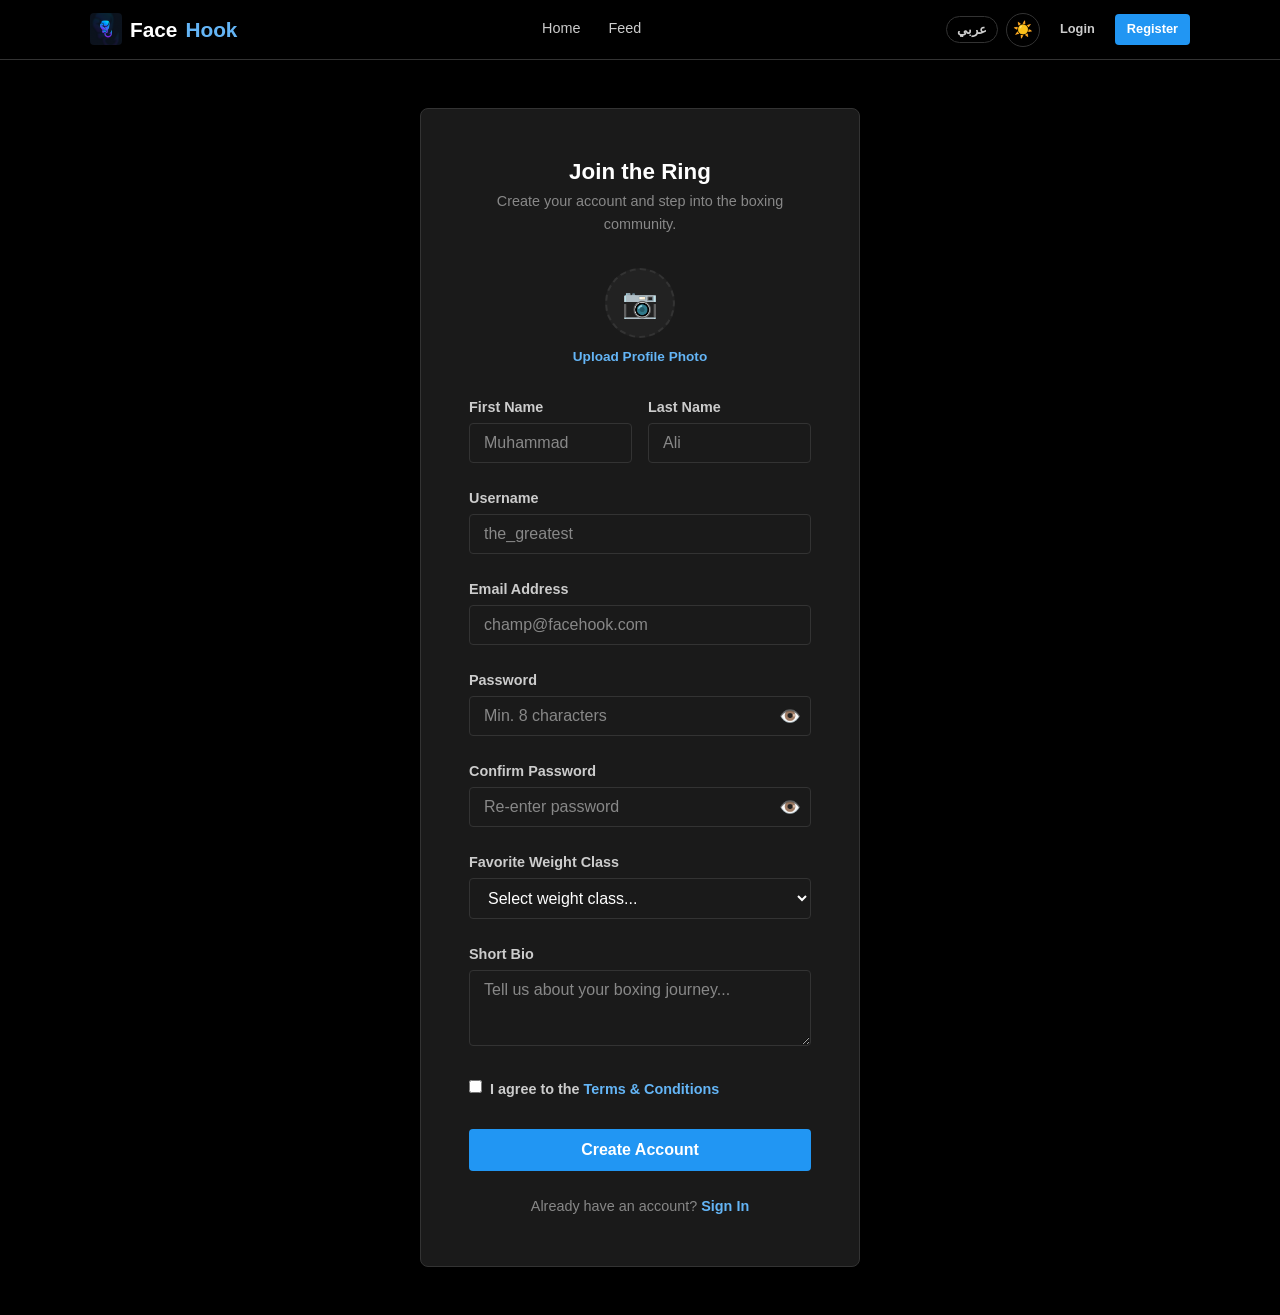
<file: FaceHook/pages/register.html>
<!DOCTYPE html>
<html lang="en" data-theme="dark">
<head>
  <meta charset="UTF-8">
  <meta name="viewport" content="width=device-width, initial-scale=1.0">
  <meta name="description" content="Create your FaceHook account and join the #1 boxing community.">
  <title>Register — FaceHook</title>
  <link rel="stylesheet" href="../css/global.css">
  <link rel="stylesheet" href="../css/themes.css">
  <link rel="stylesheet" href="../css/components.css">
  <link rel="stylesheet" href="../css/auth.css">
  <link rel="icon" href="../assets/images/logo.png" type="image/png">
</head>
<body>

  <!-- NAVBAR -->
  <nav class="navbar">
    <div class="nav-container">
      <a href="../index.html" class="nav-logo">
        <img src="../assets/images/logo.png" alt="FaceHook Logo">
        <span>Face</span><span class="logo-hook">Hook</span>
      </a>
      <ul class="nav-links" id="nav-links">
        <li><a href="../index.html" data-en="Home" data-ar="الرئيسية">Home</a></li>
        <li><a href="feed.html" data-en="Feed" data-ar="المنشورات">Feed</a></li>
      </ul>
      <div class="nav-actions">
        <button class="lang-toggle">عربي</button>
        <button class="theme-toggle" aria-label="Toggle theme">
          <span class="icon-sun">☀️</span>
          <span class="icon-moon">🌙</span>
        </button>
        <button class="nav-hamburger"><span>☰</span></button>
      </div>
    </div>
  </nav>

  <!-- AUTH PAGE -->
  <div class="page-wrapper">
    <div class="auth-page">
      <div class="auth-container animate-fade-in">
        <div class="auth-card">
          <!-- Header -->
          <div class="auth-header">
            <h1 data-en="Join the Ring" data-ar="انضم للحلبة">Join the Ring</h1>
            <p data-en="Create your account and step into the boxing community." data-ar="أنشئ حسابك وادخل مجتمع الملاكمة.">Create your account and step into the boxing community.</p>
          </div>

          <!-- Register Form -->
          <form class="auth-form" id="register-form" novalidate>
            <!-- Avatar Upload -->
            <div class="avatar-upload">
              <div class="avatar-preview" id="avatar-preview" onclick="document.getElementById('avatar-upload').click()">📷</div>
              <label for="avatar-upload" data-en="Upload Profile Photo" data-ar="رفع صورة الملف الشخصي">Upload Profile Photo</label>
              <input type="file" id="avatar-upload" accept="image/*">
            </div>

            <!-- Name Row -->
            <div class="form-row">
              <div class="form-group">
                <label for="first-name" data-en="First Name" data-ar="الاسم الأول">First Name</label>
                <input type="text" id="first-name" placeholder="Muhammad">
                <span class="error-message"></span>
              </div>
              <div class="form-group">
                <label for="last-name" data-en="Last Name" data-ar="اسم العائلة">Last Name</label>
                <input type="text" id="last-name" placeholder="Ali">
                <span class="error-message"></span>
              </div>
            </div>

            <!-- Username -->
            <div class="form-group">
                <label for="username" data-en="Username" data-ar="اسم المستخدم">Username</label>
                <input type="text" id="username" placeholder="the_greatest">
              <span class="error-message"></span>
            </div>

            <!-- Email -->
            <div class="form-group">
                <label for="email" data-en="Email Address" data-ar="البريد الإلكتروني">Email Address</label>
                <input type="email" id="email" placeholder="champ@facehook.com">
              <span class="error-message"></span>
            </div>

            <!-- Password -->
            <div class="form-group">
                <label for="password" data-en="Password" data-ar="كلمة المرور">Password</label>
              <div class="password-wrapper">
                <input type="password" id="password" placeholder="Min. 8 characters">
                <button type="button" class="password-toggle">👁️</button>
              </div>
              <span class="error-message"></span>
            </div>

            <!-- Confirm Password -->
            <div class="form-group">
                <label for="confirm-password" data-en="Confirm Password" data-ar="تأكيد كلمة المرور">Confirm Password</label>
              <div class="password-wrapper">
                <input type="password" id="confirm-password" placeholder="Re-enter password">
                <button type="button" class="password-toggle">👁️</button>
              </div>
              <span class="error-message"></span>
            </div>

            <!-- Weight Class -->
            <div class="form-group">
                <label for="weight-class" data-en="Favorite Weight Class" data-ar="فئة الوزن المفضلة">Favorite Weight Class</label>
              <select id="weight-class">
                <option value="">Select weight class...</option>
                <option value="heavyweight">Heavyweight</option>
                <option value="middleweight">Middleweight</option>
                <option value="welterweight">Welterweight</option>
                <option value="lightweight">Lightweight</option>
                <option value="featherweight">Featherweight</option>
                <option value="bantamweight">Bantamweight</option>
              </select>
            </div>

            <!-- Bio -->
            <div class="form-group">
                <label for="bio" data-en="Short Bio" data-ar="نبذة قصيرة">Short Bio</label>
              <textarea id="bio" rows="3" placeholder="Tell us about your boxing journey..."></textarea>
            </div>

            <!-- Terms -->
            <div class="terms-check">
              <input type="checkbox" id="terms">
              <label for="terms">
                <span data-en="I agree to the" data-ar="أوافق على">I agree to the</span>
                <a href="#" data-en="Terms & Conditions" data-ar="الشروط والأحكام">Terms & Conditions</a>
              </label>
            </div>

            <!-- Submit -->
            <button type="submit" class="btn btn-primary btn-full btn-lg" data-en="Create Account" data-ar="إنشاء حساب">Create Account</button>
          </form>

          <!-- Footer -->
          <div class="auth-footer">
            <span data-en="Already have an account?" data-ar="لديك حساب بالفعل؟">Already have an account?</span>
            <a href="login.html" data-en="Sign In" data-ar="تسجيل الدخول">Sign In</a>
          </div>
        </div>
      </div>
    </div>
  </div>

  <script src="../js/data.js"></script>
  <script src="../js/app.js"></script>
  <script src="../js/auth.js"></script>
</body>
</html>
</file>
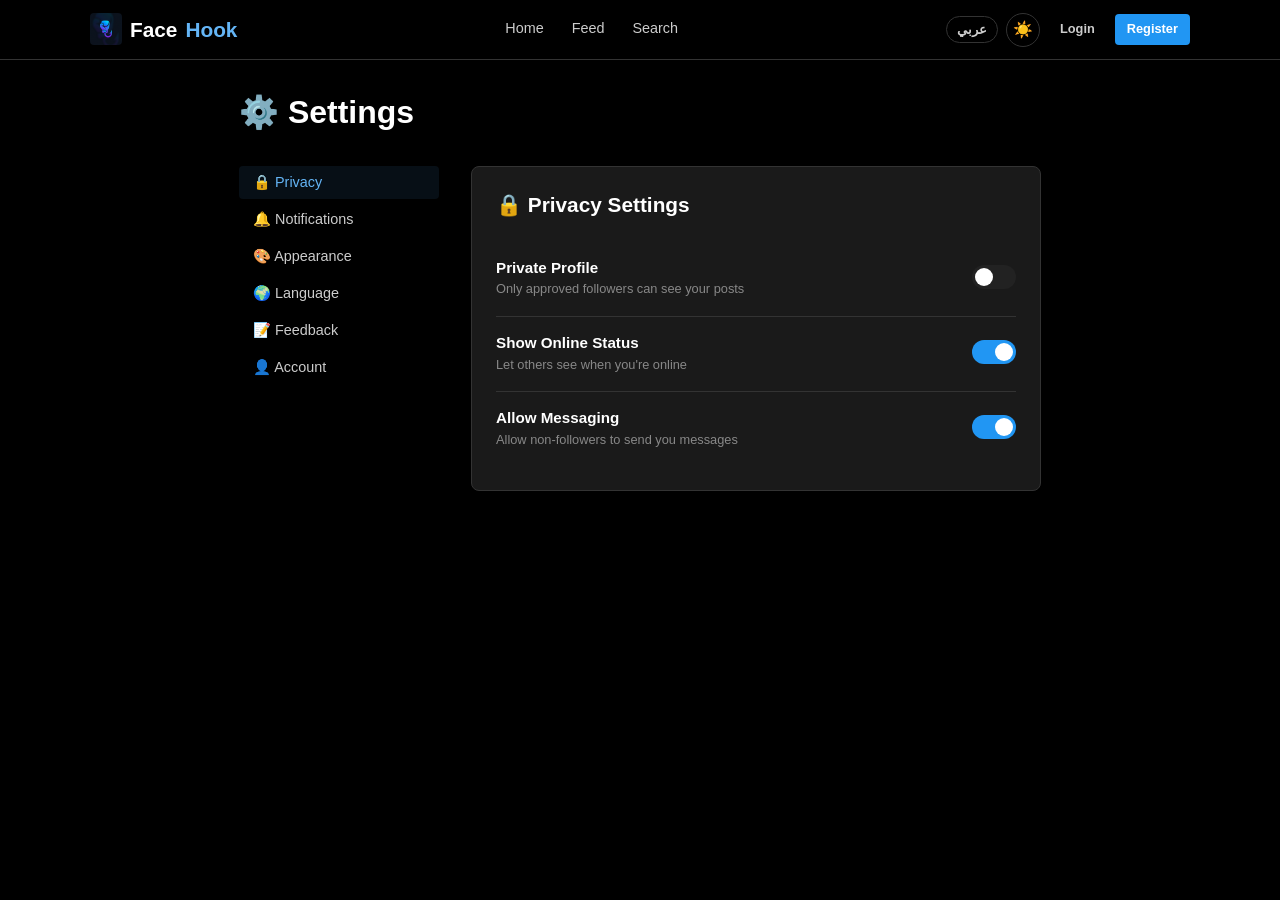
<file: FaceHook/pages/settings.html>
<!DOCTYPE html>
<html lang="en" data-theme="dark">
<head>
  <meta charset="UTF-8">
  <meta name="viewport" content="width=device-width, initial-scale=1.0">
  <meta name="description" content="FaceHook Settings — Privacy, notifications, and language preferences.">
  <title>Settings — FaceHook</title>
  <link rel="stylesheet" href="../css/global.css">
  <link rel="stylesheet" href="../css/themes.css">
  <link rel="stylesheet" href="../css/components.css">
  <link rel="stylesheet" href="../css/settings.css">
  <link rel="icon" href="../assets/images/logo.png" type="image/png">
</head>
<body>
  <nav class="navbar">
    <div class="nav-container">
      <a href="../index.html" class="nav-logo">
        <img src="../assets/images/logo.png" alt="FaceHook">
        <span>Face</span><span class="logo-hook">Hook</span>
      </a>
      <ul class="nav-links" id="nav-links">
        <li><a href="../index.html">Home</a></li>
        <li><a href="feed.html">Feed</a></li>
        <li><a href="search.html">Search</a></li>
      </ul>
      <div class="nav-actions">
        <button class="lang-toggle">عربي</button>
        <button class="theme-toggle"><span class="icon-sun">☀️</span><span class="icon-moon">🌙</span></button>
        <button class="nav-hamburger"><span>☰</span></button>
      </div>
    </div>
  </nav>

  <div class="page-wrapper">
    <div class="settings-page">
      <h1 class="mb-xl" data-en="⚙️ Settings" data-ar="⚙️ الإعدادات">⚙️ Settings</h1>

      <div class="settings-grid">
        <!-- Settings Nav -->
        <nav class="settings-nav">
          <button class="active" onclick="switchSettingsTab('privacy-settings',this)">🔒 Privacy</button>
          <button onclick="switchSettingsTab('notification-settings',this)">🔔 Notifications</button>
          <button onclick="switchSettingsTab('appearance-settings',this)">🎨 Appearance</button>
          <button onclick="switchSettingsTab('language-settings',this)">🌍 Language</button>
          <button onclick="switchSettingsTab('feedback-settings',this)">📝 Feedback</button>
          <button onclick="switchSettingsTab('account-settings',this)">👤 Account</button>
        </nav>

        <!-- Settings Content -->
        <div>
          <!-- Privacy Settings -->
          <div class="settings-section active" id="privacy-settings">
            <div class="card pad-xl">
              <h3 class="mb-lg" data-en="🔒 Privacy Settings" data-ar="🔒 إعدادات الخصوصية">🔒 Privacy Settings</h3>
              <div class="setting-item">
                <div class="setting-info"><h4>Private Profile</h4><p>Only approved followers can see your posts</p></div>
                <label class="toggle-switch"><input type="checkbox"><span class="slider"></span></label>
              </div>
              <div class="setting-item">
                <div class="setting-info"><h4>Show Online Status</h4><p>Let others see when you're online</p></div>
                <label class="toggle-switch"><input type="checkbox" checked><span class="slider"></span></label>
              </div>
              <div class="setting-item">
                <div class="setting-info"><h4>Allow Messaging</h4><p>Allow non-followers to send you messages</p></div>
                <label class="toggle-switch"><input type="checkbox" checked><span class="slider"></span></label>
              </div>
            </div>
          </div>

          <!-- Notification Settings -->
          <div class="settings-section" id="notification-settings">
            <div class="card pad-xl">
              <h3 class="mb-lg">🔔 Notification Preferences</h3>
              <div class="setting-item">
                <div class="setting-info"><h4>New Followers</h4><p>Get notified when someone follows you</p></div>
                <label class="toggle-switch"><input type="checkbox" checked><span class="slider"></span></label>
              </div>
              <div class="setting-item">
                <div class="setting-info"><h4>Likes on Posts</h4><p>Get notified when someone likes your post</p></div>
                <label class="toggle-switch"><input type="checkbox" checked><span class="slider"></span></label>
              </div>
              <div class="setting-item">
                <div class="setting-info"><h4>Fight Alerts</h4><p>Get notified about upcoming boxing events</p></div>
                <label class="toggle-switch"><input type="checkbox" checked><span class="slider"></span></label>
              </div>
            </div>
          </div>

          <!-- Appearance Settings -->
          <div class="settings-section" id="appearance-settings">
            <div class="card pad-xl">
              <h3 class="mb-lg">🎨 Appearance</h3>
              <div class="setting-item">
                <div class="setting-info"><h4>Dark Mode</h4><p>Switch between dark and light themes</p></div>
                <button class="theme-toggle" style="border-radius:var(--radius-md);padding:8px 16px;">
                  <span class="icon-sun">☀️ Light</span>
                  <span class="icon-moon">🌙 Dark</span>
                </button>
              </div>
            </div>
          </div>

          <!-- Language Settings -->
          <div class="settings-section" id="language-settings">
            <div class="card pad-xl">
              <h3 class="mb-lg">🌍 Language</h3>
              <div class="form-group">
                <label for="lang-select">Select Language</label>
                <select id="lang-select" onchange="LangManager.apply(this.value);">
                  <option value="en">🇬🇧 English</option>
                  <option value="ar">🇸🇦 العربية (Arabic)</option>
                </select>
              </div>
            </div>
          </div>

          <!-- Feedback Form -->
          <div class="settings-section" id="feedback-settings">
            <div class="card pad-xl">
              <h3 class="mb-lg" data-en="📝 Send Feedback" data-ar="📝 إرسال ملاحظات">📝 Send Feedback</h3>
              <div class="form-group">
                <label for="feedback-type">Type</label>
                <select id="feedback-type">
                  <option value="feedback">💡 General Feedback</option>
                  <option value="bug">🐛 Bug Report</option>
                  <option value="complaint">📢 Complaint</option>
                </select>
              </div>
              <div class="form-group">
                <label for="feedback-subject">Subject</label>
                <input type="text" id="feedback-subject" placeholder="Brief summary...">
              </div>
              <div class="form-group">
                <label for="feedback-message">Message</label>
                <textarea id="feedback-message" rows="4" placeholder="Describe your feedback..."></textarea>
              </div>
              <button class="btn btn-primary btn-full" onclick="saveFeedbackForm()">Submit Feedback</button>
            </div>
          </div>

          <!-- Account Settings -->
          <div class="settings-section" id="account-settings">
            <div class="card pad-xl">
              <h3 class="mb-lg">👤 Account Settings</h3>
              <div class="form-group">
                <label for="account-email">Email Address</label>
                <input type="email" id="account-email" value="">
              </div>
              <div class="form-group">
                <label for="account-username">Username</label>
                <input type="text" id="account-username" value="">
              </div>
              <button class="btn btn-primary mb-xl" onclick="saveAccountSettings()">Save Changes</button>
              <hr style="border-color:var(--border-color);">
              <h4 class="text-danger mt-lg mb-md">Danger Zone</h4>
              <p class="text-muted mb-md" style="font-size:0.85rem;">Permanently delete your account. This cannot be undone.</p>
              <button class="btn btn-danger" onclick="deleteMyAccount()">🗑️ Delete Account</button>
            </div>
          </div>
        </div>
      </div>
    </div>
  </div>

  <script src="../js/data.js"></script>
  <script src="../js/app.js"></script>
  <script src="../js/settings.js"></script>
</body>
</html>
</file>
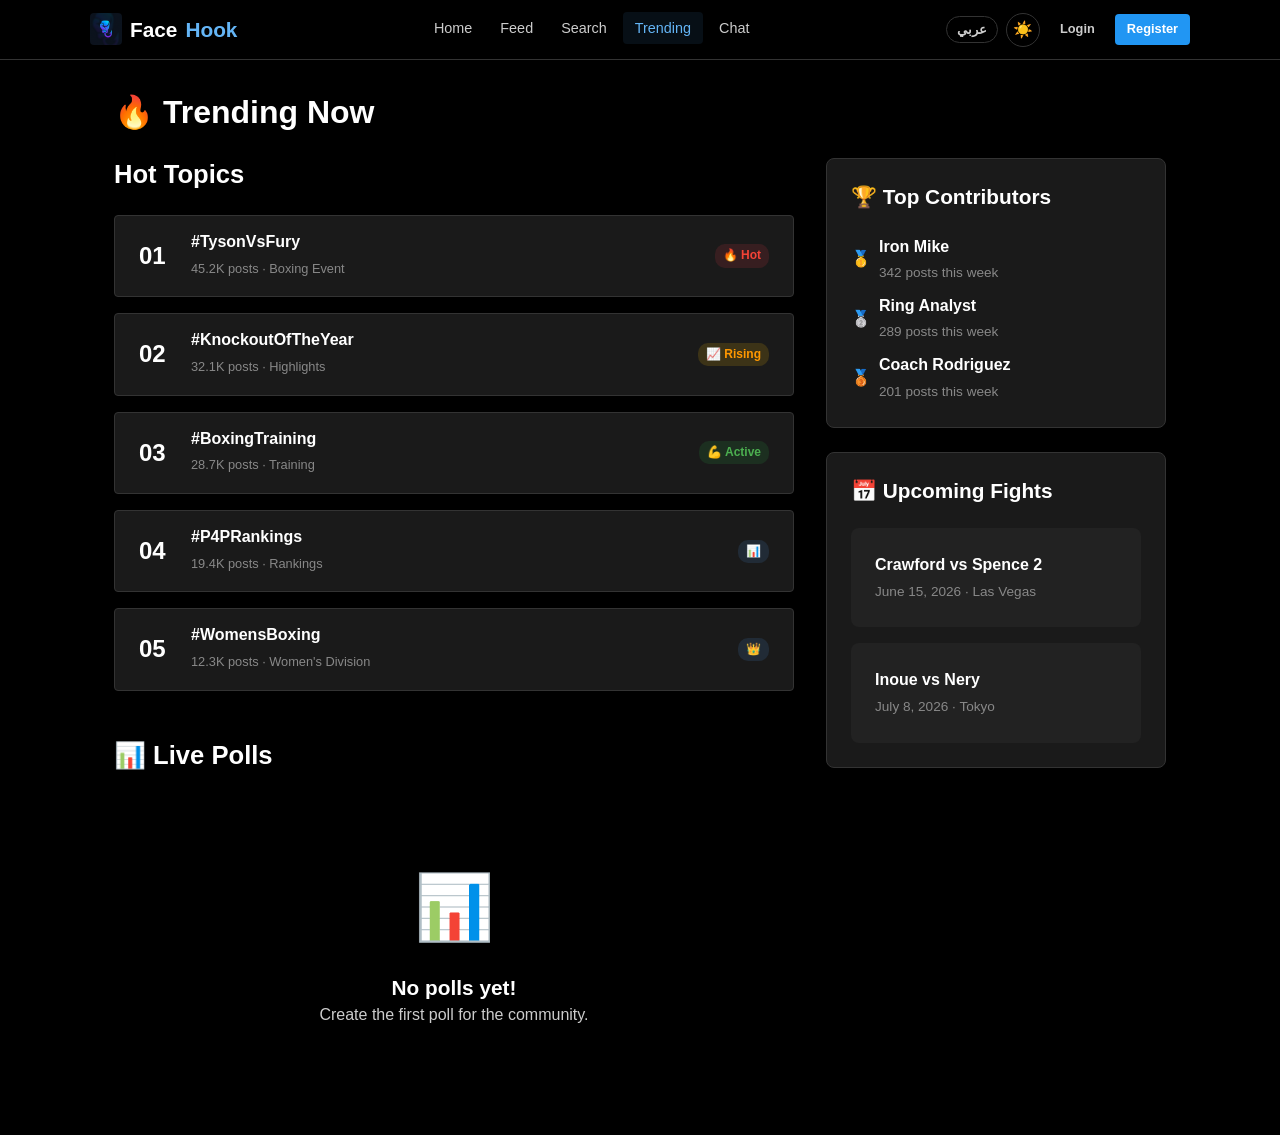
<file: FaceHook/pages/trending.html>
<!DOCTYPE html>
<html lang="en" data-theme="dark">
<head>
  <meta charset="UTF-8">
  <meta name="viewport" content="width=device-width, initial-scale=1.0">
  <meta name="description" content="Trending topics and polls in the boxing world on FaceHook.">
  <title>Trending — FaceHook</title>
  <link rel="stylesheet" href="../css/global.css">
  <link rel="stylesheet" href="../css/themes.css">
  <link rel="stylesheet" href="../css/components.css">
  <link rel="stylesheet" href="../css/trending.css">
  <link rel="icon" href="../assets/images/logo.png" type="image/png">
</head>
<body>
  <nav class="navbar">
    <div class="nav-container">
      <a href="../index.html" class="nav-logo">
        <img src="../assets/images/logo.png" alt="FaceHook">
        <span>Face</span><span class="logo-hook">Hook</span>
      </a>
      <ul class="nav-links" id="nav-links">
        <li><a href="../index.html">Home</a></li>
        <li><a href="feed.html">Feed</a></li>
        <li><a href="search.html">Search</a></li>
        <li><a href="trending.html" class="active">Trending</a></li>
        <li><a href="pages/chat.html" data-en="Chat" data-ar="محادثة">Chat</a></li>
      </ul>
      <div class="nav-actions">
        <button class="lang-toggle">عربي</button>
        <button class="theme-toggle"><span class="icon-sun">☀️</span><span class="icon-moon">🌙</span></button>
        <button class="nav-hamburger"><span>☰</span></button>
      </div>
    </div>
  </nav>

  <div class="page-wrapper">
    <div class="trending-page">
      <h1 class="mb-lg" data-en="🔥 Trending Now" data-ar="🔥 الأكثر رواجاً الآن">🔥 Trending Now</h1>

      <div class="trending-grid">
        <!-- Main: Topics + Polls -->
        <div>
          <h2 class="mb-lg" data-en="Hot Topics" data-ar="مواضيع ساخنة">Hot Topics</h2>
          <div class="stagger-children">
            <div class="topic-card">
              <span class="topic-rank">01</span>
              <div class="topic-info"><h4>#TysonVsFury</h4><span>45.2K posts · Boxing Event</span></div>
              <span class="badge badge-danger">🔥 Hot</span>
            </div>
            <div class="topic-card">
              <span class="topic-rank">02</span>
              <div class="topic-info"><h4>#KnockoutOfTheYear</h4><span>32.1K posts · Highlights</span></div>
              <span class="badge badge-warning">📈 Rising</span>
            </div>
            <div class="topic-card">
              <span class="topic-rank">03</span>
              <div class="topic-info"><h4>#BoxingTraining</h4><span>28.7K posts · Training</span></div>
              <span class="badge badge-success">💪 Active</span>
            </div>
            <div class="topic-card">
              <span class="topic-rank">04</span>
              <div class="topic-info"><h4>#P4PRankings</h4><span>19.4K posts · Rankings</span></div>
              <span class="badge badge-primary">📊</span>
            </div>
            <div class="topic-card">
              <span class="topic-rank">05</span>
              <div class="topic-info"><h4>#WomensBoxing</h4><span>12.3K posts · Women's Division</span></div>
              <span class="badge badge-primary">👑</span>
            </div>
          </div>

          <!-- Polls Section -->
          <h2 class="mt-2xl mb-lg" data-en="📊 Live Polls" data-ar="📊 استطلاعات مباشرة">📊 Live Polls</h2>
          <div id="polls-container"></div>
        </div>

        <!-- Sidebar -->
        <div>
          <!-- Top Contributors -->
          <div class="card pad-xl mb-lg">
            <h3 class="mb-lg" data-en="🏆 Top Contributors" data-ar="🏆 أبرز المساهمين">🏆 Top Contributors</h3>
            <div class="flex flex-col gap-sm">
              <div class="flex items-center gap-sm">
                <span>🥇</span>
                <div><strong>Iron Mike</strong><br><small class="text-muted">342 posts this week</small></div>
              </div>
              <div class="flex items-center gap-sm">
                <span>🥈</span>
                <div><strong>Ring Analyst</strong><br><small class="text-muted">289 posts this week</small></div>
              </div>
              <div class="flex items-center gap-sm">
                <span>🥉</span>
                <div><strong>Coach Rodriguez</strong><br><small class="text-muted">201 posts this week</small></div>
              </div>
            </div>
          </div>

          <!-- Upcoming Fights -->
          <div class="card pad-xl">
            <h3 class="mb-lg" data-en="📅 Upcoming Fights" data-ar="📅 المباريات القادمة">📅 Upcoming Fights</h3>
            <div class="flex flex-col gap-md">
              <div class="pad-lg" style="background:var(--bg-elevated);border-radius:var(--radius-md);">
                <strong>Crawford vs Spence 2</strong><br>
                <small class="text-muted">June 15, 2026 · Las Vegas</small>
              </div>
              <div class="pad-lg" style="background:var(--bg-elevated);border-radius:var(--radius-md);">
                <strong>Inoue vs Nery</strong><br>
                <small class="text-muted">July 8, 2026 · Tokyo</small>
              </div>
            </div>
          </div>
        </div>
      </div>
    </div>
  </div>

  <!-- CREATE POLL MODAL -->
  <div class="modal-overlay" id="create-poll-modal">
    <div class="modal">
      <div class="modal-header"><h3>Create New Poll</h3><button class="modal-close">&times;</button></div>
      <div class="form-group">
        <label for="poll-question">Question</label>
        <input type="text" id="poll-question" placeholder="e.g., Who is the best heavyweight of all time?">
      </div>
      <div class="form-group">
        <label for="poll-opt-1">Option 1 *</label>
        <input type="text" id="poll-opt-1" placeholder="Option 1">
      </div>
      <div class="form-group">
        <label for="poll-opt-2">Option 2 *</label>
        <input type="text" id="poll-opt-2" placeholder="Option 2">
      </div>
      <div class="form-group">
        <label for="poll-opt-3">Option 3 (optional)</label>
        <input type="text" id="poll-opt-3" placeholder="Option 3">
      </div>
      <div class="form-group">
        <label for="poll-opt-4">Option 4 (optional)</label>
        <input type="text" id="poll-opt-4" placeholder="Option 4">
      </div>
      <button class="btn btn-primary btn-full" onclick="submitNewPoll()">Create Poll</button>
    </div>
  </div>

  <script src="../js/data.js"></script>
  <script src="../js/app.js"></script>
  <script src="../js/trending.js"></script>
  <script src="../js/polls.js"></script>
</body>
</html>
</file>
<file: FaceHook/css/global.css>
/* ============================================
   FaceHook — Global Styles
   ============================================ */

/* ---------- CSS Variables ---------- */
:root {
  /* Colors — blue */
  --primary: #2196F3;
  --primary-light: #64B5F6;
  --primary-dark: #1976D2;
  --accent: #2196F3;
  --accent-light: #64B5F6;
  --accent-dark: #1976D2;

  /* Semantic */
  --success: #4CAF50;
  --warning: #FF9800;
  --danger: #F44336;
  --info: #2196F3;

  /* Background — black */
  --bg-primary: #000000;
  --bg-secondary: #111111;
  --bg-card: #1a1a1a;
  --bg-elevated: #222222;
  --bg-input: #1a1a1a;

  /* Text */
  --text-primary: #ffffff;
  --text-secondary: #cccccc;
  --text-muted: #888888;
  --text-inverse: #000000;

  /* Border */
  --border-color: #333333;
  --border-color-hover: #555555;

  /* Shadows */
  --shadow-sm: 0 1px 3px rgba(0,0,0,0.5);
  --shadow-md: 0 2px 8px rgba(0,0,0,0.5);

  /* Spacing */
  --space-xs: 4px;
  --space-sm: 8px;
  --space-md: 16px;
  --space-lg: 24px;
  --space-xl: 32px;
  --space-2xl: 48px;
  --space-3xl: 64px;

  /* Border radius - simpler */
  --radius-sm: 4px;
  --radius-md: 8px;
  --radius-lg: 12px;
  --radius-xl: 16px;
  --radius-full: 9999px;

  /* Typography - basic system fonts */
  --font-primary: Arial, Helvetica, sans-serif;
  --font-heading: Arial, Helvetica, sans-serif;
  --font-mono: 'Courier New', monospace;

  /* Transitions */
  --transition-fast: 0.2s ease;
  --transition-base: 0.3s ease;
  --transition-slow: 0.4s ease;

  /* Layout */
  --navbar-height: 60px;
  --sidebar-width: 260px;
  --container-max: 1100px;
  --container-sm: 600px;
  --container-md: 850px;
}

/* ---------- Reset ---------- */
*, *::before, *::after {
  margin: 0;
  padding: 0;
  box-sizing: border-box;
}

html {
  font-size: 16px;
  scroll-behavior: smooth;
}

body {
  font-family: var(--font-primary);
  background-color: var(--bg-primary);
  color: var(--text-primary);
  line-height: 1.6;
  min-height: 100vh;
}

/* ---------- Typography ---------- */
h1, h2, h3, h4, h5, h6 {
  font-family: var(--font-heading);
  font-weight: bold;
  line-height: 1.3;
  color: var(--text-primary);
}

h1 { font-size: 2rem; }
h2 { font-size: 1.6rem; }
h3 { font-size: 1.3rem; }
h4 { font-size: 1.1rem; }
h5 { font-size: 1rem; }
h6 { font-size: 0.9rem; }

p {
  margin-bottom: var(--space-md);
  color: var(--text-secondary);
}

a {
  color: var(--primary-light);
  text-decoration: none;
}

a:hover {
  text-decoration: underline;
}

strong, b { font-weight: bold; }
small { font-size: 0.85rem; }

/* ---------- Lists ---------- */
ul, ol {
  padding-left: var(--space-lg);
  margin-bottom: var(--space-md);
}

li { margin-bottom: var(--space-xs); }

/* ---------- Images ---------- */
img, video { max-width: 100%; height: auto; display: block; }

/* ---------- Tables ---------- */
table {
  width: 100%;
  border-collapse: collapse;
  margin-bottom: var(--space-lg);
}

th, td {
  padding: 10px 14px;
  text-align: left;
  border-bottom: 1px solid var(--border-color);
}

th {
  font-weight: bold;
  background: var(--bg-elevated);
  font-size: 0.85rem;
  text-transform: uppercase;
}

tr:hover {
  background: rgba(74, 144, 217, 0.05);
}

/* ---------- Forms ---------- */
input, textarea, select, button {
  font-family: var(--font-primary);
  font-size: 1rem;
  outline: none;
}

input:not([type="checkbox"]):not([type="radio"]),
textarea,
select {
  width: 100%;
  padding: 10px 14px;
  background: var(--bg-input);
  border: 1px solid var(--border-color);
  border-radius: var(--radius-sm);
  color: var(--text-primary);
}

input:focus,
textarea:focus,
select:focus {
  border-color: var(--primary);
}

input::placeholder,
textarea::placeholder {
  color: var(--text-muted);
}

label {
  display: block;
  font-size: 0.9rem;
  font-weight: bold;
  margin-bottom: var(--space-xs);
  color: var(--text-secondary);
}

/* ---------- Selection ---------- */
::selection {
  background: var(--primary);
  color: white;
}

/* ---------- Utility Classes ---------- */
.container {
  width: 100%;
  max-width: var(--container-max);
  margin: 0 auto;
  padding: 0 var(--space-lg);
}

.container-sm { max-width: var(--container-sm); }
.container-md { max-width: var(--container-md); }

.text-center { text-align: center; }
.text-right { text-align: right; }
.text-muted { color: var(--text-muted); }
.text-primary-color { color: var(--primary-light); }
.text-accent { color: var(--accent); }
.text-success { color: var(--success); }
.text-warning { color: var(--warning); }
.text-danger { color: var(--danger); }

.flex { display: flex; }
.flex-col { flex-direction: column; }
.flex-wrap { flex-wrap: wrap; }
.items-center { align-items: center; }
.justify-center { justify-content: center; }
.justify-between { justify-content: space-between; }
.gap-sm { gap: var(--space-sm); }
.gap-md { gap: var(--space-md); }
.gap-lg { gap: var(--space-lg); }
.gap-xl { gap: var(--space-xl); }

.grid { display: grid; }

.mt-sm { margin-top: var(--space-sm); }
.mt-md { margin-top: var(--space-md); }
.mt-lg { margin-top: var(--space-lg); }
.mt-xl { margin-top: var(--space-xl); }
.mb-sm { margin-bottom: var(--space-sm); }
.mb-md { margin-bottom: var(--space-md); }
.mb-lg { margin-bottom: var(--space-lg); }
.mb-xl { margin-bottom: var(--space-xl); }
.mb-0 { margin-bottom: 0; }
.mt-2xl { margin-top: var(--space-2xl); }
.mt-3xl { margin-top: var(--space-3xl); }
.pt-xl { padding-top: var(--space-xl); }
.pb-3xl { padding-bottom: var(--space-3xl); }
.pad-xl { padding: var(--space-xl); }
.pad-lg { padding: var(--space-lg); }
.full-center { display: flex; align-items: center; justify-content: center; }

.hidden { display: none !important; }

/* ---------- Animations - simple ---------- */
@keyframes fadeIn {
  from { opacity: 0; }
  to   { opacity: 1; }
}

.animate-fade-in  { animation: fadeIn 0.4s ease; }
.animate-slide-up { animation: fadeIn 0.4s ease; }
.animate-pulse    { /* removed */ }
.animate-float    { /* removed */ }

.stagger-children > * {
  animation: fadeIn 0.3s ease;
}

/* ---------- Responsive ---------- */
@media (max-width: 768px) {
  h1 { font-size: 1.6rem; }
  h2 { font-size: 1.3rem; }
  h3 { font-size: 1.1rem; }
  .container { padding: 0 var(--space-md); }
}

@media (max-width: 480px) {
  h1 { font-size: 1.4rem; }
  h2 { font-size: 1.2rem; }
}
</file>
<file: FaceHook/css/themes.css>
/* ============================================
   FaceHook — Theme Definitions
   Dark = black + blue, Light = white + blue
   ============================================ */

/* ---------- Dark Theme ---------- */
[data-theme="dark"] {
  --primary: #2196F3;
  --primary-light: #64B5F6;
  --primary-dark: #1976D2;
  --accent: #2196F3;
  --accent-light: #64B5F6;

  --bg-primary: #000000;
  --bg-secondary: #111111;
  --bg-card: #1a1a1a;
  --bg-elevated: #222222;
  --bg-input: #1a1a1a;

  --text-primary: #ffffff;
  --text-secondary: #cccccc;
  --text-muted: #888888;
  --text-inverse: #000000;

  --border-color: #333333;
  --border-color-hover: #555555;

  --shadow-sm: 0 1px 3px rgba(0,0,0,0.5);
  --shadow-md: 0 2px 8px rgba(0,0,0,0.5);

  --gradient-primary: #2196F3;
  --gradient-accent: #2196F3;

  --navbar-bg: #000000;
}

/* ---------- Light Theme ---------- */
[data-theme="light"] {
  --primary: #1976D2;
  --primary-light: #2196F3;
  --primary-dark: #0D47A1;
  --accent: #1976D2;
  --accent-light: #2196F3;

  --bg-primary: #ffffff;
  --bg-secondary: #f5f5f5;
  --bg-card: #ffffff;
  --bg-elevated: #eeeeee;
  --bg-input: #ffffff;

  --text-primary: #000000;
  --text-secondary: #444444;
  --text-muted: #888888;
  --text-inverse: #ffffff;

  --border-color: #dddddd;
  --border-color-hover: #bbbbbb;

  --shadow-sm: 0 1px 3px rgba(0,0,0,0.1);
  --shadow-md: 0 2px 6px rgba(0,0,0,0.1);

  --gradient-primary: #1976D2;
  --gradient-accent: #1976D2;

  --navbar-bg: #ffffff;
}
</file>
<file: FaceHook/css/components.css>
/* ============================================
   FaceHook — Components
   Navbar, Footer, Buttons, Cards, Modals, etc.
   ============================================ */

/* ==========================================
   NAVBAR
   ========================================== */
.navbar {
  position: fixed;
  top: 0;
  left: 0;
  right: 0;
  height: var(--navbar-height);
  background: var(--navbar-bg, #1a1a2e);
  border-bottom: 1px solid var(--border-color);
  z-index: 1000;
  display: flex;
  align-items: center;
  padding: 0 var(--space-lg);
}

.navbar .nav-container {
  width: 100%;
  max-width: var(--container-max);
  margin: 0 auto;
  display: flex;
  align-items: center;
  justify-content: space-between;
}

.navbar .nav-logo {
  display: flex;
  align-items: center;
  gap: var(--space-sm);
  font-size: 1.3rem;
  font-weight: bold;
  color: var(--text-primary);
  text-decoration: none;
}

.navbar .nav-logo img {
  width: 32px;
  height: 32px;
  border-radius: 4px;
}

.navbar .nav-logo span.logo-hook {
  color: var(--primary-light);
}

/* Nav Links */
.navbar .nav-links {
  display: flex;
  align-items: center;
  gap: 4px;
  list-style: none;
  padding: 0;
  margin: 0;
}

.navbar .nav-links a {
  padding: 8px 12px;
  border-radius: var(--radius-sm);
  color: var(--text-secondary);
  font-size: 0.9rem;
  text-decoration: none;
}

.navbar .nav-links a:hover,
.navbar .nav-links a.active {
  color: var(--primary-light);
  background: rgba(74, 144, 217, 0.1);
}

/* Nav Actions */
.navbar .nav-actions {
  display: flex;
  align-items: center;
  gap: var(--space-sm);
}

/* Theme Toggle */
.theme-toggle {
  background: none;
  border: 1px solid var(--border-color);
  border-radius: 50%;
  padding: 6px;
  cursor: pointer;
  color: var(--text-secondary);
  width: 34px;
  height: 34px;
  display: flex;
  align-items: center;
  justify-content: center;
}

.theme-toggle:hover {
  border-color: var(--primary);
}

[data-theme="dark"] .theme-toggle .icon-sun  { display: inline; }
[data-theme="dark"] .theme-toggle .icon-moon { display: none;   }
[data-theme="light"] .theme-toggle .icon-sun  { display: none;   }
[data-theme="light"] .theme-toggle .icon-moon { display: inline; }

/* Language Toggle */
.lang-toggle {
  background: none;
  border: 1px solid var(--border-color);
  border-radius: 20px;
  padding: 5px 10px;
  cursor: pointer;
  color: var(--text-secondary);
  font-size: 0.8rem;
  font-weight: bold;
}

.lang-toggle:hover {
  border-color: var(--primary);
}

/* Mobile Hamburger */
.nav-hamburger {
  display: none;
  background: none;
  border: none;
  color: var(--text-primary);
  font-size: 1.5rem;
  cursor: pointer;
}

@media (max-width: 768px) {
  .nav-hamburger { display: block; }

  .navbar .nav-links {
    display: none;
    position: absolute;
    top: var(--navbar-height);
    left: 0;
    right: 0;
    background: var(--bg-secondary);
    border-bottom: 1px solid var(--border-color);
    flex-direction: column;
    padding: var(--space-md);
  }

  .navbar .nav-links.open {
    display: flex;
  }

  .navbar .nav-links a {
    width: 100%;
    padding: 10px 14px;
  }
}


/* ==========================================
   BUTTONS
   ========================================== */
.btn {
  display: inline-flex;
  align-items: center;
  justify-content: center;
  gap: 6px;
  padding: 8px 18px;
  font-size: 0.9rem;
  font-weight: bold;
  border: none;
  border-radius: var(--radius-sm);
  cursor: pointer;
  text-decoration: none;
}

.btn-primary {
  background: var(--primary);
  color: white;
}

.btn-primary:hover {
  background: var(--primary-dark);
  color: white;
}

.btn-secondary {
  background: transparent;
  color: var(--primary-light);
  border: 1px solid var(--primary);
}

.btn-secondary:hover {
  background: rgba(74, 144, 217, 0.1);
  color: var(--primary-light);
}

.btn-accent {
  background: var(--accent);
  color: white;
}

.btn-accent:hover {
  background: var(--accent-dark);
  color: white;
}

.btn-danger {
  background: var(--danger);
  color: white;
}

.btn-danger:hover {
  background: #c0392b;
  color: white;
}

.btn-ghost {
  background: transparent;
  color: var(--text-secondary);
}

.btn-ghost:hover {
  background: rgba(74, 144, 217, 0.08);
  color: var(--text-primary);
}

.btn-sm { padding: 5px 12px; font-size: 0.8rem; }
.btn-lg { padding: 12px 28px; font-size: 1rem; }
.btn-full { width: 100%; }


/* ==========================================
   CARDS
   ========================================== */
.card {
  background: var(--bg-card);
  border: 1px solid var(--border-color);
  border-radius: var(--radius-md);
  padding: var(--space-lg);
}

.card:hover {
  border-color: var(--border-color-hover);
}

.card-header {
  display: flex;
  align-items: center;
  justify-content: space-between;
  margin-bottom: var(--space-md);
}

.card-footer {
  display: flex;
  align-items: center;
  justify-content: space-between;
  padding-top: var(--space-md);
  border-top: 1px solid var(--border-color);
}


/* ==========================================
   BADGES
   ========================================== */
.badge {
  display: inline-flex;
  align-items: center;
  padding: 2px 8px;
  font-size: 0.75rem;
  font-weight: bold;
  border-radius: 10px;
}

.badge-primary { background: rgba(74,144,217,0.15); color: var(--primary-light); }
.badge-accent  { background: rgba(40,167,69,0.15);  color: var(--accent); }
.badge-success { background: rgba(40,167,69,0.15);  color: var(--success); }
.badge-warning { background: rgba(255,193,7,0.15);  color: var(--warning); }
.badge-danger  { background: rgba(220,53,69,0.15);  color: var(--danger); }


/* ==========================================
   AVATARS
   ========================================== */
.avatar {
  border-radius: 50%;
  border: 2px solid var(--border-color);
}

.avatar-xs { width: 28px; height: 28px; }
.avatar-sm { width: 36px; height: 36px; }
.avatar-md { width: 48px; height: 48px; }
.avatar-lg { width: 64px; height: 64px; }
.avatar-xl { width: 96px; height: 96px; }
.avatar-2xl { width: 128px; height: 128px; }


/* ==========================================
   MODAL
   ========================================== */
.modal-overlay {
  position: fixed;
  top: 0; left: 0; right: 0; bottom: 0;
  background: rgba(0, 0, 0, 0.6);
  display: flex;
  align-items: center;
  justify-content: center;
  z-index: 2000;
  opacity: 0;
  visibility: hidden;
}

.modal-overlay.active,
.modal-overlay.open {
  opacity: 1;
  visibility: visible;
}

.modal {
  background: var(--bg-card);
  border: 1px solid var(--border-color);
  border-radius: var(--radius-md);
  padding: var(--space-xl);
  max-width: 500px;
  width: 90%;
  max-height: 85vh;
  overflow-y: auto;
}

.modal-header {
  display: flex;
  align-items: center;
  justify-content: space-between;
  margin-bottom: var(--space-lg);
}

.modal-close {
  background: none;
  border: none;
  color: var(--text-muted);
  font-size: 1.5rem;
  cursor: pointer;
}

.modal-close:hover {
  color: var(--danger);
}


/* ==========================================
   TABS
   ========================================== */
.tabs {
  display: flex;
  border-bottom: 2px solid var(--border-color);
  margin-bottom: var(--space-lg);
}

.tab {
  padding: 8px 18px;
  background: none;
  border: none;
  color: var(--text-muted);
  font-size: 0.9rem;
  cursor: pointer;
}

.tab:hover { color: var(--text-primary); }

.tab.active {
  color: var(--primary-light);
  border-bottom: 2px solid var(--primary);
  margin-bottom: -2px;
}

.tab-content { display: none; }
.tab-content.active { display: block; }


/* ==========================================
   FOOTER
   ========================================== */
.footer {
  background: var(--bg-secondary);
  border-top: 1px solid var(--border-color);
  padding: var(--space-2xl) 0 var(--space-xl);
  margin-top: var(--space-3xl);
}

.footer-grid {
  display: grid;
  grid-template-columns: 2fr 1fr 1fr;
  gap: var(--space-xl);
  max-width: var(--container-max);
  margin: 0 auto;
  padding: 0 var(--space-lg);
}

.footer-brand p {
  margin-top: var(--space-sm);
  font-size: 0.9rem;
}

.footer h4 {
  font-size: 0.9rem;
  text-transform: uppercase;
  color: var(--text-muted);
  margin-bottom: var(--space-md);
}

.footer ul { list-style: none; padding: 0; }
.footer ul li { margin-bottom: var(--space-sm); }
.footer ul a { color: var(--text-secondary); font-size: 0.9rem; }
.footer ul a:hover { color: var(--primary-light); }

.footer-bottom {
  max-width: var(--container-max);
  margin: var(--space-lg) auto 0;
  padding: var(--space-lg) var(--space-lg) 0;
  border-top: 1px solid var(--border-color);
  display: flex;
  justify-content: center;
  font-size: 0.85rem;
  color: var(--text-muted);
}

@media (max-width: 768px) {
  .footer-grid { grid-template-columns: 1fr; gap: var(--space-lg); }
}


/* ==========================================
   FORM GROUPS
   ========================================== */
.form-group {
  margin-bottom: var(--space-lg);
}

.form-group .error-message {
  display: none;
  color: var(--danger);
  font-size: 0.8rem;
  margin-top: 4px;
}

.form-group.error input,
.form-group.error textarea,
.form-group.error select {
  border-color: var(--danger);
}

.form-group.error .error-message {
  display: block;
}

/* Password toggle */
.password-wrapper {
  position: relative;
}

.password-wrapper input {
  padding-right: 48px;
}

.password-toggle {
  position: absolute;
  right: 10px;
  top: 50%;
  transform: translateY(-50%);
  background: none;
  border: none;
  color: var(--text-muted);
  cursor: pointer;
  font-size: 1.1rem;
}

.password-toggle:hover {
  color: var(--text-primary);
}

/* Checkbox */
.checkbox-group {
  display: flex;
  align-items: center;
  gap: var(--space-sm);
  cursor: pointer;
}

.checkbox-group input {
  width: 18px;
  height: 18px;
  accent-color: var(--primary);
  cursor: pointer;
}


/* ==========================================
   PAGINATION
   ========================================== */
.pagination {
  display: flex;
  align-items: center;
  justify-content: center;
  gap: 4px;
  margin-top: var(--space-xl);
}

.pagination button {
  padding: 6px 12px;
  background: var(--bg-card);
  border: 1px solid var(--border-color);
  border-radius: var(--radius-sm);
  color: var(--text-secondary);
  font-size: 0.9rem;
  cursor: pointer;
}

.pagination button:hover {
  border-color: var(--primary);
}

.pagination button.active {
  background: var(--primary);
  color: white;
  border-color: var(--primary);
}

.pagination button:disabled {
  opacity: 0.4;
  cursor: not-allowed;
}


/* Page wrapper */
.page-wrapper {
  padding-top: var(--navbar-height);
  min-height: 100vh;
}

/* Empty state */
.empty-state {
  text-align: center;
  padding: var(--space-3xl) var(--space-lg);
  color: var(--text-muted);
}

/* Toast notification */
.toast {
  position: fixed;
  bottom: 20px;
  right: 20px;
  padding: 12px 20px;
  border-radius: var(--radius-sm);
  color: white;
  font-size: 0.9rem;
  z-index: 3000;
  transform: translateY(100px);
  opacity: 0;
  transition: all 0.3s ease;
}

.toast.show {
  transform: translateY(0);
  opacity: 1;
}

.toast-success { background: var(--success); }
.toast-danger  { background: var(--danger); }
.toast-info    { background: var(--info); }
.toast-warning { background: var(--warning); color: #222; }

/* Filter chips */
.filter-chip {
  padding: 6px 14px;
  background: var(--bg-card);
  border: 1px solid var(--border-color);
  border-radius: 20px;
  color: var(--text-secondary);
  font-size: 0.85rem;
  cursor: pointer;
}

.filter-chip:hover,
.filter-chip.active {
  background: var(--primary);
  color: white;
  border-color: var(--primary);
}

/* Toggle switch */
.toggle-switch {
  position: relative;
  display: inline-block;
  width: 44px;
  height: 24px;
}

.toggle-switch input {
  opacity: 0;
  width: 0;
  height: 0;
}

.toggle-switch .slider {
  position: absolute;
  top: 0; left: 0; right: 0; bottom: 0;
  background: var(--bg-elevated);
  border-radius: 12px;
  cursor: pointer;
}

.toggle-switch .slider::before {
  content: '';
  position: absolute;
  width: 18px;
  height: 18px;
  left: 3px;
  bottom: 3px;
  background: white;
  border-radius: 50%;
  transition: 0.2s;
}

.toggle-switch input:checked + .slider {
  background: var(--primary);
}

.toggle-switch input:checked + .slider::before {
  transform: translateX(20px);
}

/* Admin table */
.admin-table {
  width: 100%;
  border-collapse: collapse;
}

.admin-table th,
.admin-table td {
  padding: 10px 12px;
  text-align: left;
  border-bottom: 1px solid var(--border-color);
  font-size: 0.85rem;
}

.admin-table th {
  background: var(--bg-elevated);
  font-weight: bold;
  text-transform: uppercase;
  font-size: 0.8rem;
}

/* Dropdown */
.dropdown {
  position: relative;
}

.dropdown-menu {
  position: absolute;
  top: calc(100% + 4px);
  right: 0;
  background: var(--bg-card);
  border: 1px solid var(--border-color);
  border-radius: var(--radius-sm);
  padding: 4px;
  min-width: 180px;
  box-shadow: var(--shadow-md);
  display: none;
  z-index: 100;
}

.dropdown-menu.open {
  display: block;
}

.dropdown-menu a,
.dropdown-menu button {
  display: flex;
  align-items: center;
  gap: var(--space-sm);
  width: 100%;
  padding: 8px 12px;
  border-radius: var(--radius-sm);
  color: var(--text-secondary);
  font-size: 0.9rem;
  background: none;
  border: none;
  cursor: pointer;
  text-align: left;
  text-decoration: none;
}

.dropdown-menu a:hover,
.dropdown-menu button:hover {
  background: rgba(33, 150, 243, 0.1);
  color: var(--text-primary);
}
</file>
<file: FaceHook/css/home.css>
/* ============================================
   FaceHook — Home Page Styles
   ============================================ */

/* ---------- Hero Section ---------- */
.hero {
  min-height: calc(100vh - var(--navbar-height));
  display: flex;
  align-items: center;
  background: var(--bg-primary);
}

.hero-content {
  max-width: var(--container-max);
  margin: 0 auto;
  padding: 0 var(--space-lg);
  display: grid;
  grid-template-columns: 1fr 1fr;
  gap: var(--space-2xl);
  align-items: center;
}

.hero-text .hero-badge {
  display: inline-block;
  padding: 5px 14px;
  background: rgba(74, 144, 217, 0.1);
  border: 1px solid rgba(74, 144, 217, 0.2);
  border-radius: 20px;
  font-size: 0.85rem;
  color: var(--primary-light);
  margin-bottom: var(--space-lg);
}

.hero-text h1 {
  font-size: 2.5rem;
  font-weight: bold;
  line-height: 1.2;
  margin-bottom: var(--space-lg);
}

.hero-text h1 .gradient-text {
  color: var(--primary-light);
}

.hero-text p {
  font-size: 1.05rem;
  max-width: 480px;
  margin-bottom: var(--space-xl);
}

.hero-buttons {
  display: flex;
  gap: var(--space-md);
  flex-wrap: wrap;
}

.hero-stats {
  display: flex;
  gap: var(--space-xl);
  margin-top: var(--space-2xl);
}

.hero-stat {
  text-align: center;
}

.hero-stat .stat-number {
  font-size: 1.8rem;
  font-weight: bold;
  color: var(--primary-light);
}

.hero-stat .stat-label {
  font-size: 0.85rem;
  color: var(--text-muted);
}

/* Hero Card */
.hero-visual {
  position: relative;
}

.hero-card {
  background: var(--bg-card);
  border: 1px solid var(--border-color);
  border-radius: var(--radius-md);
  padding: var(--space-xl);
}

.hero-card .post-preview {
  display: flex;
  gap: var(--space-md);
  margin-bottom: var(--space-lg);
}

.hero-card .post-preview .post-avatar {
  width: 44px;
  height: 44px;
  border-radius: 50%;
  background: var(--primary);
  display: flex;
  align-items: center;
  justify-content: center;
  font-size: 1.1rem;
  color: white;
}

.hero-card .post-preview .post-info h4 {
  font-size: 1rem;
  margin-bottom: 2px;
}

.hero-card .post-preview .post-info span {
  font-size: 0.8rem;
  color: var(--text-muted);
}

.hero-card .post-body {
  color: var(--text-secondary);
  margin-bottom: var(--space-md);
  font-size: 0.95rem;
}

.hero-card .post-actions {
  display: flex;
  gap: var(--space-lg);
}

.hero-card .post-action {
  color: var(--text-muted);
  font-size: 0.85rem;
  cursor: pointer;
}

.hero-card .post-action:hover {
  color: var(--primary-light);
}


/* ---------- Features Section ---------- */
.features-section {
  padding: var(--space-3xl) 0;
}

.section-header {
  text-align: center;
  max-width: 550px;
  margin: 0 auto var(--space-2xl);
}

.section-header h2 {
  margin-bottom: var(--space-sm);
}

.features-grid {
  display: grid;
  grid-template-columns: repeat(2, 1fr);
  gap: var(--space-lg);
}

.feature-card {
  text-align: center;
  padding: var(--space-xl);
}

.feature-card .feature-icon {
  width: 56px;
  height: 56px;
  border-radius: var(--radius-md);
  display: flex;
  align-items: center;
  justify-content: center;
  font-size: 1.6rem;
  margin: 0 auto var(--space-md);
  background: rgba(74, 144, 217, 0.1);
}

.feature-card h3 {
  font-size: 1.1rem;
  margin-bottom: var(--space-sm);
}

.feature-card p {
  font-size: 0.9rem;
}


/* ---------- Trending Preview ---------- */
.trending-section {
  padding: var(--space-3xl) 0;
  background: var(--bg-secondary);
}

.trending-list {
  display: grid;
  grid-template-columns: repeat(2, 1fr);
  gap: var(--space-md);
}

.trending-item {
  display: flex;
  align-items: center;
  gap: var(--space-md);
  padding: var(--space-md) var(--space-lg);
  background: var(--bg-card);
  border: 1px solid var(--border-color);
  border-radius: var(--radius-sm);
}

.trending-item:hover {
  border-color: var(--primary);
}

.trending-item .trend-rank {
  font-size: 1.3rem;
  font-weight: bold;
  color: var(--primary-light);
  min-width: 32px;
}

.trending-item .trend-info h4 {
  font-size: 0.95rem;
  margin-bottom: 2px;
}

.trending-item .trend-info span {
  font-size: 0.8rem;
  color: var(--text-muted);
}


/* ---------- CTA Section ---------- */
.cta-section {
  padding: var(--space-3xl) 0;
  text-align: center;
}

.cta-box {
  background: var(--bg-card);
  border: 1px solid var(--border-color);
  border-radius: var(--radius-md);
  padding: var(--space-2xl);
  max-width: 650px;
  margin: 0 auto;
}

.cta-box h2 {
  margin-bottom: var(--space-md);
}

.cta-box p {
  margin-bottom: var(--space-xl);
  max-width: 480px;
  margin-left: auto;
  margin-right: auto;
}


/* ---------- Responsive ---------- */
@media (max-width: 1024px) {
  .hero-content {
    grid-template-columns: 1fr;
    text-align: center;
  }
  .hero-text p { margin-left: auto; margin-right: auto; }
  .hero-buttons { justify-content: center; }
  .hero-stats { justify-content: center; }
  .hero-visual { display: none; }
  .hero-text h1 { font-size: 2rem; }
}

@media (max-width: 768px) {
  .features-grid { grid-template-columns: 1fr; }
  .trending-list { grid-template-columns: 1fr; }
  .hero-text h1 { font-size: 1.8rem; }
  .hero-stats { flex-wrap: wrap; gap: var(--space-md); }
}
</file>
<file: FaceHook/css/dashboard.css>
/* ============================================
   FaceHook — Dashboard Styles
   ============================================ */

.dashboard-page {
  max-width: var(--container-max);
  margin: 0 auto;
  padding: var(--space-xl) var(--space-lg);
}

.dashboard-header {
  display: flex;
  align-items: center;
  justify-content: space-between;
  margin-bottom: var(--space-xl);
  flex-wrap: wrap;
  gap: var(--space-md);
}

.stats-grid {
  display: grid;
  grid-template-columns: repeat(4, 1fr);
  gap: var(--space-lg);
  margin-bottom: var(--space-xl);
}

.stat-card {
  background: var(--bg-card);
  border: 1px solid var(--border-color);
  border-radius: var(--radius-sm);
  padding: var(--space-xl);
  text-align: center;
}

.stat-card .stat-icon {
  font-size: 1.8rem;
  margin-bottom: var(--space-sm);
}

.stat-card .stat-value {
  font-size: 1.8rem;
  font-weight: bold;
  color: var(--text-primary);
}

.stat-card .stat-label {
  font-size: 0.85rem;
  color: var(--text-muted);
  margin-top: var(--space-xs);
}

.dashboard-grid {
  display: grid;
  grid-template-columns: 2fr 1fr;
  gap: var(--space-xl);
}

.activity-list {
  display: flex;
  flex-direction: column;
  gap: var(--space-sm);
}

.activity-item {
  display: flex;
  align-items: center;
  gap: var(--space-md);
  padding: var(--space-md);
  border-radius: var(--radius-sm);
}

.activity-item:hover {
  background: var(--bg-elevated);
}

.activity-item .activity-icon {
  width: 36px;
  height: 36px;
  border-radius: 50%;
  display: flex;
  align-items: center;
  justify-content: center;
  font-size: 1rem;
}

.activity-item .activity-info { flex: 1; }
.activity-item .activity-info h5 { font-size: 0.9rem; margin-bottom: 2px; }
.activity-item .activity-info span { font-size: 0.8rem; color: var(--text-muted); }

@media (max-width: 1024px) {
  .stats-grid { grid-template-columns: repeat(2, 1fr); }
  .dashboard-grid { grid-template-columns: 1fr; }
}

@media (max-width: 480px) {
  .stats-grid { grid-template-columns: 1fr; }
}
</file>
<file: FaceHook/css/chat.css>
/* ============================================
   FaceHook — Chat Page Styles
   ============================================ */

.chat-layout {
  display: grid;
  grid-template-columns: 260px 1fr;
  height: calc(100vh - var(--navbar-height));
}

.chat-sidebar {
  background: var(--bg-secondary);
  border-right: 1px solid var(--border-color);
  overflow-y: auto;
}

.chat-sidebar-header {
  padding: var(--space-lg);
  border-bottom: 1px solid var(--border-color);
}

.chat-sidebar-header input {
  padding: 8px 12px;
  border-radius: var(--radius-sm);
  font-size: 0.85rem;
}

.chat-contact {
  display: flex;
  align-items: center;
  gap: var(--space-sm);
  padding: var(--space-md) var(--space-lg);
  cursor: pointer;
  border-bottom: 1px solid var(--border-color);
}

.chat-contact:hover,
.chat-contact.active {
  background: var(--bg-elevated);
}

.chat-contact .contact-info { flex: 1; }
.chat-contact .contact-info h5 { font-size: 0.9rem; margin-bottom: 2px; }
.chat-contact .contact-info span { font-size: 0.75rem; color: var(--text-muted); }
.chat-contact .contact-time { font-size: 0.7rem; color: var(--text-muted); }

.chat-main {
  display: flex;
  flex-direction: column;
}

.chat-header {
  display: flex;
  align-items: center;
  gap: var(--space-md);
  padding: var(--space-md) var(--space-lg);
  border-bottom: 1px solid var(--border-color);
  background: var(--bg-card);
}

.chat-header .chat-user-info h4 { font-size: 1rem; }
.chat-header .chat-user-info span { font-size: 0.8rem; color: var(--success); }

.chat-messages {
  flex: 1;
  overflow-y: auto;
  padding: var(--space-lg);
  display: flex;
  flex-direction: column;
  gap: var(--space-md);
}

.message {
  max-width: 70%;
  padding: var(--space-sm) var(--space-md);
  border-radius: var(--radius-md);
  font-size: 0.9rem;
  line-height: 1.5;
}

.message.sent {
  align-self: flex-end;
  background: var(--primary);
  color: white;
}

.message.received {
  align-self: flex-start;
  background: var(--bg-elevated);
  color: var(--text-primary);
}

.message .msg-time {
  font-size: 0.7rem;
  opacity: 0.7;
  margin-top: 4px;
  display: block;
}

.chat-input-area {
  display: flex;
  gap: var(--space-sm);
  padding: var(--space-md) var(--space-lg);
  border-top: 1px solid var(--border-color);
  background: var(--bg-card);
}

.chat-input-area input {
  flex: 1;
  border-radius: var(--radius-sm);
  padding: 8px 14px;
}

@media (max-width: 768px) {
  .chat-layout { grid-template-columns: 1fr; }
  .chat-sidebar { display: none; }
}
</file>
<file: FaceHook/css/feed.css>
/* ============================================
   FaceHook — Feed Styles
   ============================================ */

.feed-layout {
  display: grid;
  grid-template-columns: 1fr 300px;
  gap: var(--space-xl);
  max-width: var(--container-max);
  margin: 0 auto;
  padding: var(--space-xl) var(--space-lg);
}

/* Post Creator */
.post-creator {
  background: var(--bg-card);
  border: 1px solid var(--border-color);
  border-radius: var(--radius-md);
  padding: var(--space-lg);
  margin-bottom: var(--space-lg);
}

.post-creator-top {
  display: flex;
  gap: var(--space-md);
  margin-bottom: var(--space-md);
}

.post-creator-top textarea {
  resize: none;
  min-height: 55px;
  border-radius: var(--radius-sm);
}

.post-creator-actions {
  display: flex;
  align-items: center;
  justify-content: space-between;
  padding-top: var(--space-sm);
  border-top: 1px solid var(--border-color);
}

.post-creator-actions .media-options {
  display: flex;
  gap: var(--space-sm);
}

.post-creator-actions .media-btn {
  display: flex;
  align-items: center;
  gap: 4px;
  padding: 5px 10px;
  background: none;
  border: none;
  color: var(--text-muted);
  font-size: 0.85rem;
  cursor: pointer;
}

.post-creator-actions .media-btn:hover {
  color: var(--primary-light);
}

/* Post Card */
.post-card {
  background: var(--bg-card);
  border: 1px solid var(--border-color);
  border-radius: var(--radius-md);
  margin-bottom: var(--space-lg);
  overflow: hidden;
}

.post-header {
  display: flex;
  align-items: center;
  justify-content: space-between;
  padding: var(--space-md) var(--space-lg);
}

.post-author {
  display: flex;
  align-items: center;
  gap: var(--space-sm);
}

.post-author-info h4 { font-size: 0.95rem; }
.post-author-info h4 a { color: var(--text-primary); }
.post-author-info h4 a:hover { color: var(--primary-light); }
.post-author-info span { font-size: 0.8rem; color: var(--text-muted); }

.post-menu-btn {
  background: none;
  border: none;
  color: var(--text-muted);
  font-size: 1.2rem;
  cursor: pointer;
  padding: 4px 8px;
}

.post-content {
  padding: 0 var(--space-lg) var(--space-md);
}

.post-content p {
  font-size: 0.95rem;
  color: var(--text-secondary);
}

.post-media {
  width: 100%;
  max-height: 400px;
  overflow: hidden;
}

.post-media img,
.post-media video {
  width: 100%;
  object-fit: cover;
}

/* Post stats */
.post-stats {
  display: flex;
  justify-content: space-between;
  padding: var(--space-sm) var(--space-lg);
  font-size: 0.85rem;
  color: var(--text-muted);
}

/* Post action buttons */
.post-actions-bar {
  display: flex;
  border-top: 1px solid var(--border-color);
}

.post-action-btn {
  flex: 1;
  display: flex;
  align-items: center;
  justify-content: center;
  gap: 5px;
  padding: 8px;
  background: none;
  border: none;
  color: var(--text-muted);
  font-size: 0.9rem;
  cursor: pointer;
}

.post-action-btn:hover { color: var(--primary-light); }
.post-action-btn.liked { color: var(--danger); }

/* Comments */
.comments-section {
  background: var(--bg-secondary);
  border-top: 1px solid var(--border-color);
  padding: var(--space-md) var(--space-lg);
  display: none;
}

.comments-section.open { display: block; }

.comment {
  display: flex;
  gap: var(--space-sm);
  margin-bottom: var(--space-md);
}

.comment-body {
  background: var(--bg-card);
  border-radius: var(--radius-sm);
  padding: var(--space-sm) var(--space-md);
  flex: 1;
}

.comment-body h5 { font-size: 0.85rem; margin-bottom: 2px; }
.comment-body p { font-size: 0.85rem; color: var(--text-secondary); margin-bottom: 0; }

.comment-meta {
  display: flex;
  gap: var(--space-md);
  margin-top: 4px;
  font-size: 0.75rem;
  color: var(--text-muted);
}

.comment-meta button {
  background: none;
  border: none;
  color: var(--text-muted);
  cursor: pointer;
  font-size: 0.75rem;
}

.comment-meta button:hover { color: var(--primary-light); }

.comment-input-row {
  display: flex;
  gap: var(--space-sm);
  margin-top: var(--space-md);
}

.comment-input-row input {
  flex: 1;
  padding: 8px 12px;
  border-radius: 20px;
  font-size: 0.85rem;
}

/* Sidebar */
.feed-sidebar {
  display: flex;
  flex-direction: column;
  gap: var(--space-lg);
}

.sidebar-card {
  background: var(--bg-card);
  border: 1px solid var(--border-color);
  border-radius: var(--radius-md);
  padding: var(--space-lg);
}

.sidebar-card h3 {
  font-size: 1rem;
  margin-bottom: var(--space-md);
}

.suggested-user {
  display: flex;
  align-items: center;
  gap: var(--space-sm);
  margin-bottom: var(--space-md);
}

.suggested-user .user-info { flex: 1; }
.suggested-user .user-info h5 { font-size: 0.9rem; }
.suggested-user .user-info span { font-size: 0.75rem; color: var(--text-muted); }

@media (max-width: 1024px) {
  .feed-layout { grid-template-columns: 1fr; }
  .feed-sidebar { display: none; }
}
</file>
<file: FaceHook/css/auth.css>
/* ============================================
   FaceHook — Auth Pages (Login + Register)
   ============================================ */

.auth-page {
  min-height: calc(100vh - var(--navbar-height));
  display: flex;
  align-items: center;
  justify-content: center;
  padding: var(--space-2xl) var(--space-lg);
}

.auth-container {
  width: 100%;
  max-width: 440px;
}

.auth-card {
  background: var(--bg-card);
  border: 1px solid var(--border-color);
  border-radius: var(--radius-md);
  padding: var(--space-2xl);
}

.auth-header {
  text-align: center;
  margin-bottom: var(--space-xl);
}

.auth-header h1 {
  font-size: 1.4rem;
  margin-bottom: var(--space-xs);
}

.auth-header p {
  font-size: 0.9rem;
  color: var(--text-muted);
  margin-bottom: 0;
}

.auth-form .form-row {
  display: grid;
  grid-template-columns: 1fr 1fr;
  gap: var(--space-md);
}

.auth-footer {
  text-align: center;
  margin-top: var(--space-lg);
  font-size: 0.9rem;
  color: var(--text-muted);
}

.auth-footer a {
  color: var(--primary-light);
  font-weight: bold;
}

.forgot-link {
  display: block;
  text-align: right;
  font-size: 0.85rem;
  color: var(--primary-light);
  margin-bottom: var(--space-md);
}

.remember-row {
  display: flex;
  align-items: center;
  justify-content: space-between;
  margin-bottom: var(--space-lg);
}

/* Avatar upload */
.avatar-upload {
  display: flex;
  flex-direction: column;
  align-items: center;
  gap: var(--space-sm);
  margin-bottom: var(--space-lg);
}

.avatar-upload .avatar-preview {
  width: 70px;
  height: 70px;
  border-radius: 50%;
  background: var(--bg-elevated);
  border: 2px dashed var(--border-color);
  display: flex;
  align-items: center;
  justify-content: center;
  font-size: 1.8rem;
  color: var(--text-muted);
  cursor: pointer;
  overflow: hidden;
}

.avatar-upload .avatar-preview:hover {
  border-color: var(--primary);
}

.avatar-upload .avatar-preview img {
  width: 100%;
  height: 100%;
  object-fit: cover;
}

.avatar-upload label {
  font-size: 0.85rem;
  color: var(--primary-light);
  cursor: pointer;
}

.avatar-upload input[type="file"] {
  display: none;
}

/* Terms */
.terms-check {
  display: flex;
  align-items: flex-start;
  gap: var(--space-sm);
  margin-bottom: var(--space-lg);
  font-size: 0.85rem;
  color: var(--text-muted);
}

.terms-check input { margin-top: 2px; }
.terms-check a { color: var(--primary-light); }

@media (max-width: 480px) {
  .auth-card { padding: var(--space-lg); }
  .auth-form .form-row { grid-template-columns: 1fr; }
}
</file>
<file: FaceHook/css/profile.css>
/* ============================================
   FaceHook — Profile Page Styles
   ============================================ */

/* Cover photo */
.profile-cover {
  position: relative;
  height: 200px;
  background: var(--primary);
  overflow: hidden;
}

.profile-cover img {
  width: 100%;
  height: 100%;
  object-fit: cover;
}

.profile-cover .cover-overlay {
  position: absolute;
  top: 0; left: 0; right: 0; bottom: 0;
}

/* Profile info */
.profile-info-section {
  max-width: var(--container-max);
  margin: 0 auto;
  padding: 0 var(--space-lg);
  position: relative;
  margin-top: -50px;
}

.profile-info {
  display: flex;
  align-items: flex-end;
  gap: var(--space-lg);
  margin-bottom: var(--space-lg);
}

.profile-avatar-wrapper {
  position: relative;
  flex-shrink: 0;
}

.profile-details {
  flex: 1;
  padding-bottom: var(--space-sm);
}

.profile-details h1 {
  font-size: 1.6rem;
  margin-bottom: 2px;
}

.profile-details .username {
  color: var(--text-muted);
  font-size: 0.95rem;
  margin-bottom: var(--space-sm);
}

.profile-details .bio {
  color: var(--text-secondary);
  font-size: 0.9rem;
  max-width: 450px;
  margin-bottom: var(--space-sm);
}

.profile-stats {
  display: flex;
  gap: var(--space-xl);
}

.profile-stats .stat { text-align: center; }

.profile-stats .stat-num {
  font-weight: bold;
  font-size: 1.2rem;
  color: var(--text-primary);
}

.profile-stats .stat-label {
  font-size: 0.8rem;
  color: var(--text-muted);
}

.profile-actions {
  display: flex;
  gap: var(--space-sm);
  padding-bottom: var(--space-sm);
}

/* Profile content */
.profile-content {
  max-width: var(--container-max);
  margin: 0 auto;
  padding: 0 var(--space-lg) var(--space-2xl);
}

.profile-grid {
  display: grid;
  grid-template-columns: 300px 1fr;
  gap: var(--space-xl);
}

/* About sidebar */
.about-card {
  padding: var(--space-lg);
}

.about-card h3 {
  font-size: 1.1rem;
  margin-bottom: var(--space-md);
}

.about-item {
  display: flex;
  align-items: center;
  gap: var(--space-sm);
  margin-bottom: var(--space-md);
  font-size: 0.9rem;
}

.about-item .about-icon {
  color: var(--primary-light);
  font-size: 1rem;
  min-width: 20px;
}

@media (max-width: 1024px) {
  .profile-grid { grid-template-columns: 1fr; }
}

@media (max-width: 768px) {
  .profile-cover { height: 150px; }

  .profile-info {
    flex-direction: column;
    align-items: center;
    text-align: center;
  }

  .profile-actions { justify-content: center; }
  .profile-stats { justify-content: center; }
}
</file>
<file: FaceHook/css/settings.css>
/* FaceHook — Settings Styles */

.settings-page {
  max-width: var(--container-md);
  margin: 0 auto;
  padding: var(--space-xl) var(--space-lg);
}

.settings-grid {
  display: grid;
  grid-template-columns: 200px 1fr;
  gap: var(--space-xl);
}

.settings-nav {
  display: flex;
  flex-direction: column;
  gap: var(--space-xs);
}

.settings-nav button {
  display: flex;
  align-items: center;
  gap: var(--space-sm);
  padding: 8px 14px;
  background: none;
  border: none;
  border-radius: var(--radius-sm);
  color: var(--text-secondary);
  font-size: 0.9rem;
  cursor: pointer;
  text-align: left;
}

.settings-nav button:hover,
.settings-nav button.active {
  background: rgba(74, 144, 217, 0.1);
  color: var(--primary-light);
}

.settings-section { display: none; }
.settings-section.active { display: block; }

.setting-item {
  display: flex;
  align-items: center;
  justify-content: space-between;
  padding: var(--space-md) 0;
  border-bottom: 1px solid var(--border-color);
}

.setting-item:last-child { border-bottom: none; }
.setting-info h4 { font-size: 0.95rem; margin-bottom: 2px; }
.setting-info p { font-size: 0.8rem; color: var(--text-muted); margin-bottom: 0; }

@media (max-width: 768px) {
  .settings-grid { grid-template-columns: 1fr; }
  .settings-nav { flex-direction: row; flex-wrap: wrap; }
}
</file>
<file: FaceHook/css/trending.css>
/* FaceHook — Trending Page Styles */

.trending-page {
  max-width: var(--container-max);
  margin: 0 auto;
  padding: var(--space-xl) var(--space-lg);
}

.trending-grid {
  display: grid;
  grid-template-columns: 2fr 1fr;
  gap: var(--space-xl);
}

.topic-card {
  display: flex;
  align-items: center;
  gap: var(--space-md);
  padding: var(--space-md) var(--space-lg);
  background: var(--bg-card);
  border: 1px solid var(--border-color);
  border-radius: var(--radius-sm);
  margin-bottom: var(--space-md);
  cursor: pointer;
}

.topic-card:hover {
  border-color: var(--primary);
}

.topic-card .topic-rank {
  font-size: 1.5rem;
  font-weight: bold;
  min-width: 36px;
}

.topic-card .topic-info { flex: 1; }
.topic-card .topic-info h4 { font-size: 1rem; margin-bottom: 2px; }
.topic-card .topic-info span { font-size: 0.8rem; color: var(--text-muted); }

/* Poll Cards */
.poll-card {
  background: var(--bg-card);
  border: 1px solid var(--border-color);
  border-radius: var(--radius-sm);
  padding: var(--space-xl);
  margin-bottom: var(--space-lg);
}

.poll-card h3 { margin-bottom: var(--space-lg); }

.poll-option {
  display: flex;
  align-items: center;
  gap: var(--space-md);
  padding: var(--space-sm) 0;
  cursor: pointer;
}

.poll-option .poll-bar-bg {
  flex: 1;
  height: 32px;
  background: var(--bg-elevated);
  border-radius: 4px;
  overflow: hidden;
  position: relative;
}

.poll-option .poll-bar {
  height: 100%;
  border-radius: 4px;
  display: flex;
  align-items: center;
  padding: 0 12px;
  font-size: 0.85rem;
  font-weight: bold;
  color: white;
}

.poll-option .poll-votes {
  font-size: 0.85rem;
  color: var(--text-muted);
  min-width: 50px;
  text-align: right;
}

@media (max-width: 768px) {
  .trending-grid { grid-template-columns: 1fr; }
}
</file>
